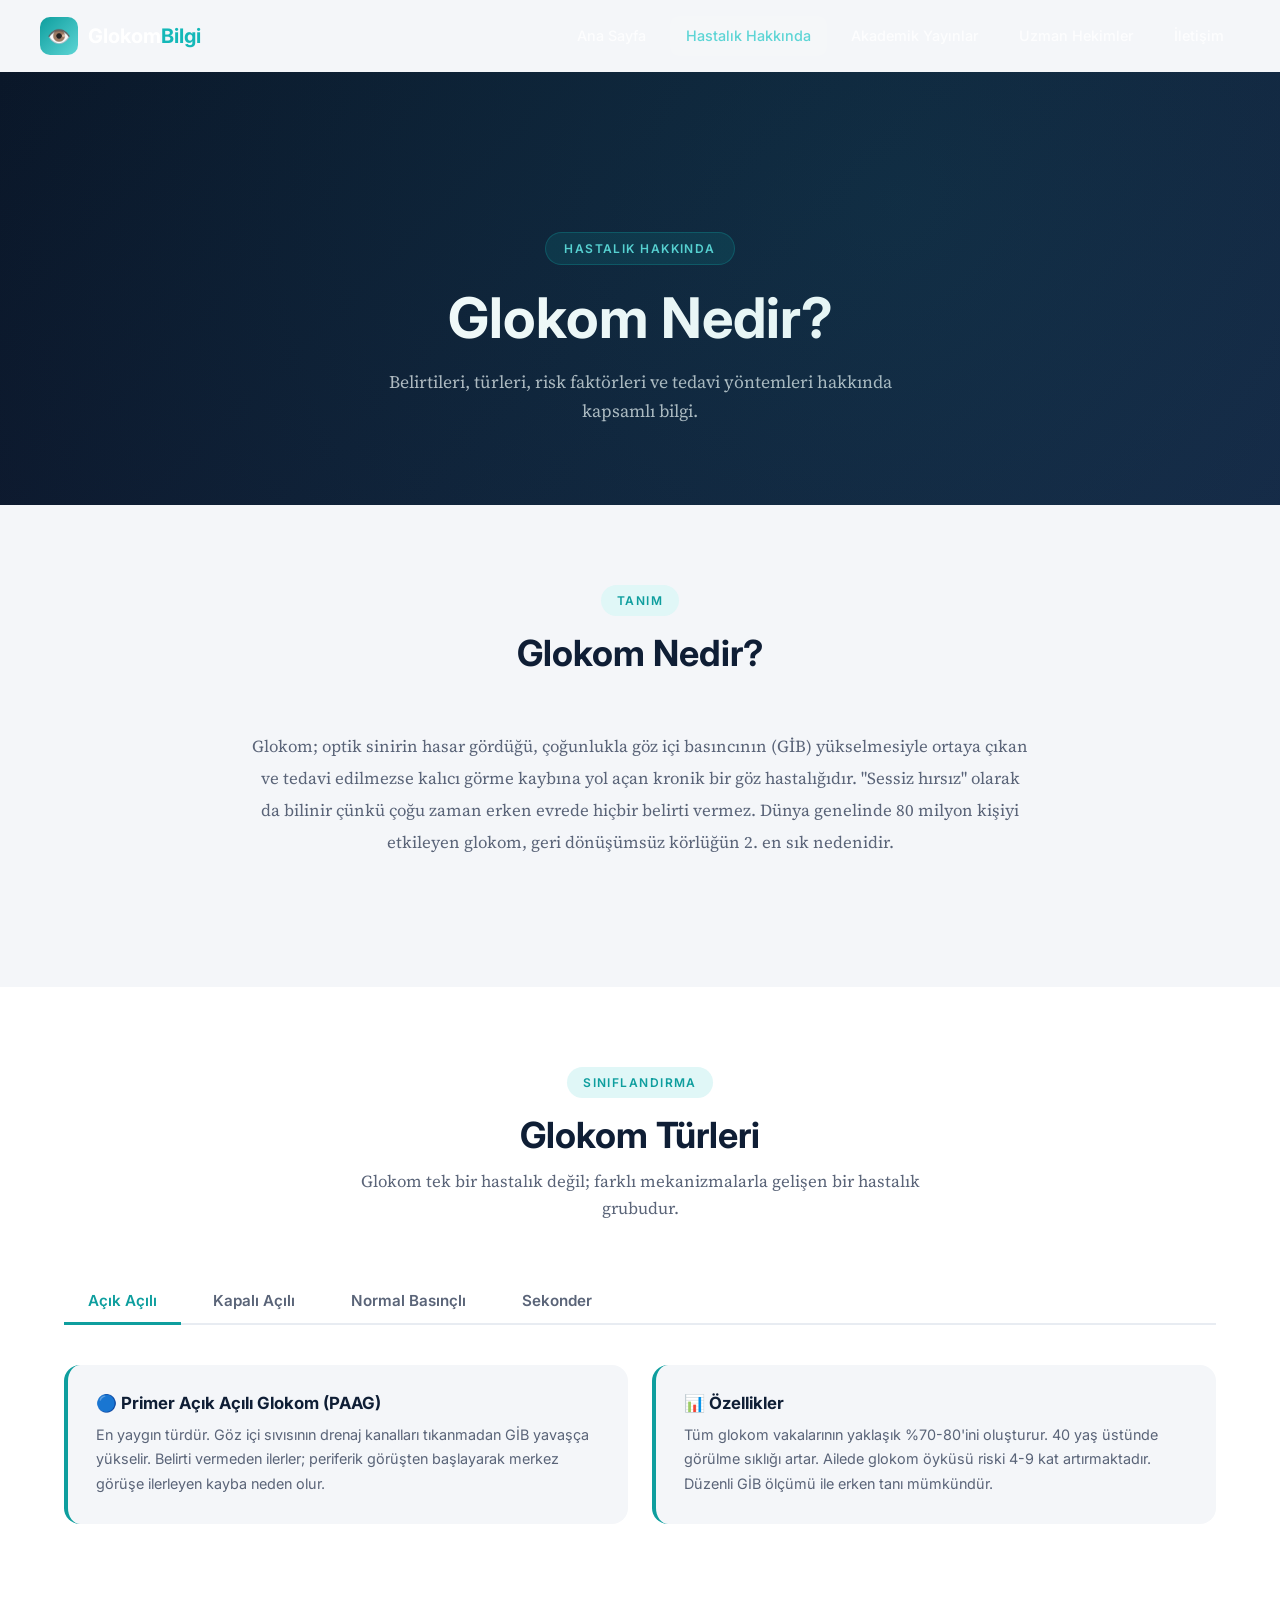
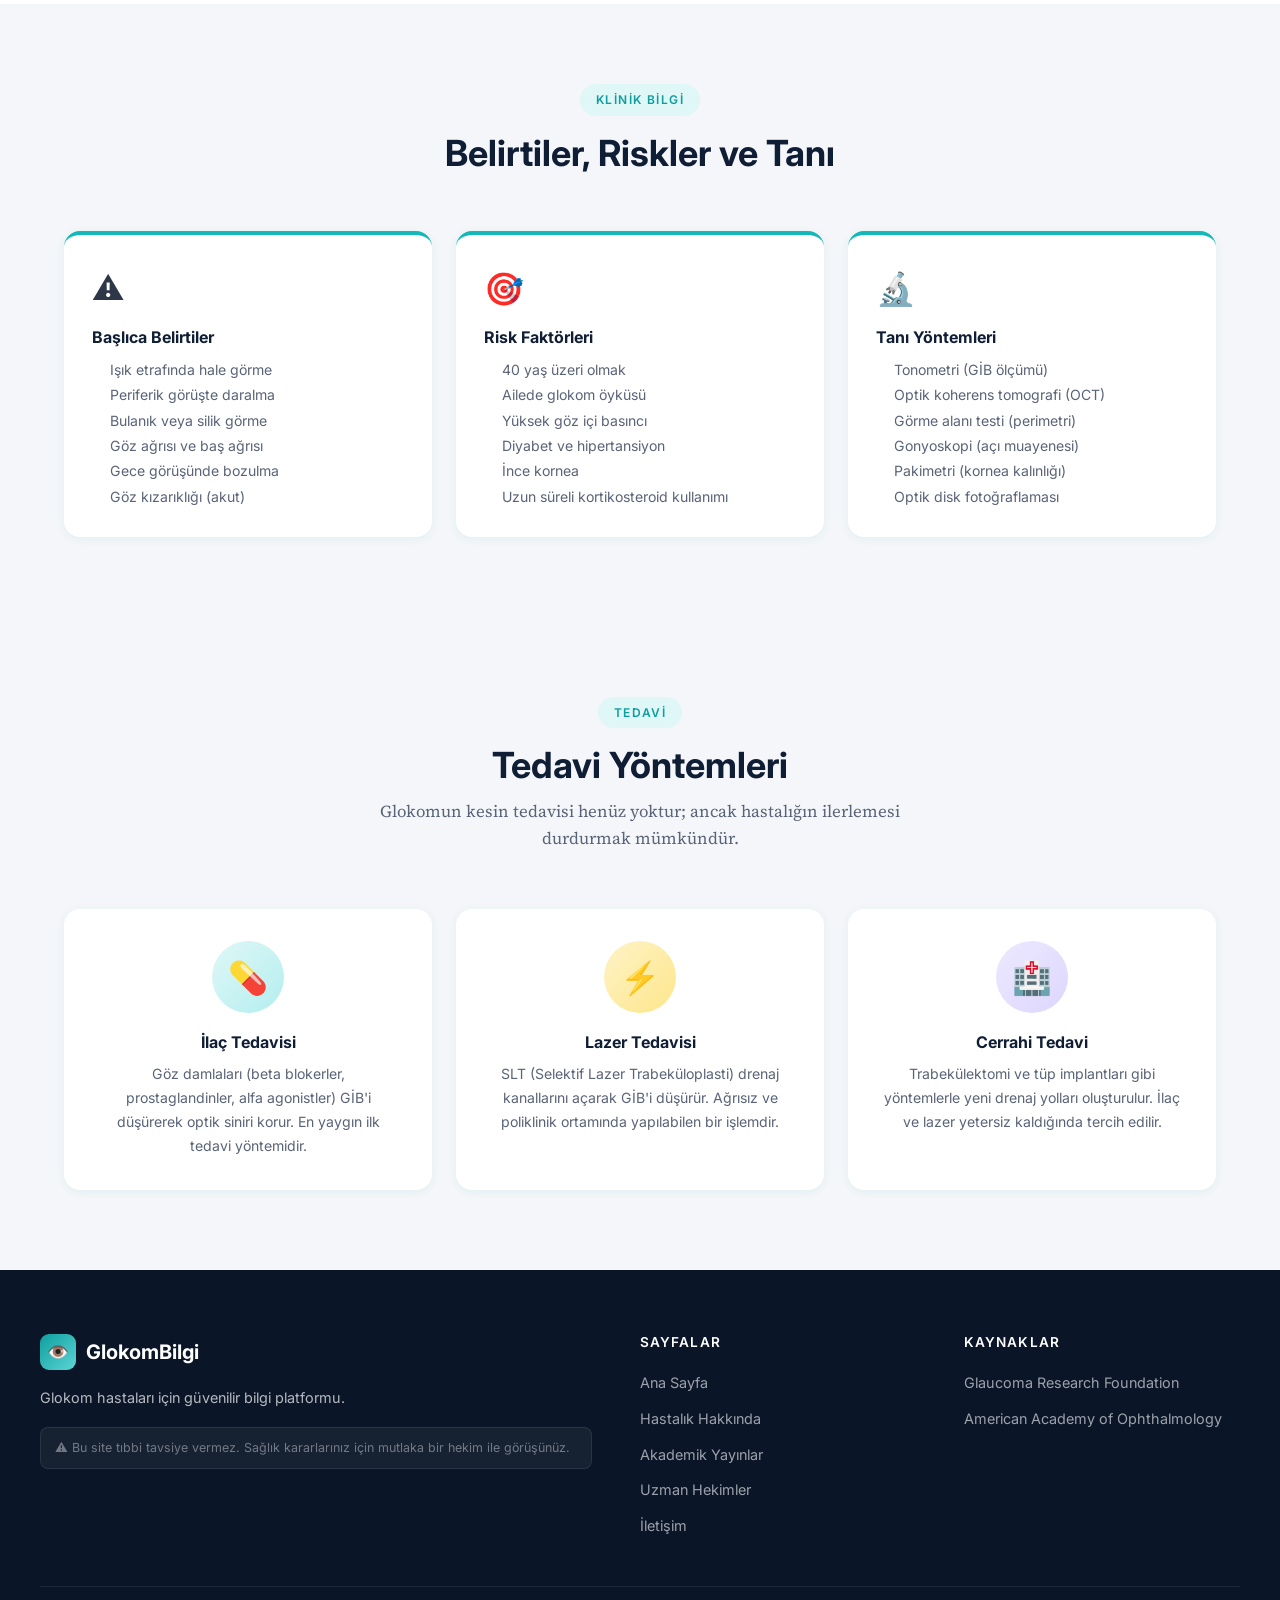
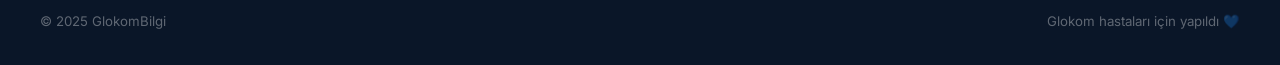
<file: hastalik.html>
<!DOCTYPE html>
<html lang="tr">
<head>
  <meta charset="UTF-8" />
  <meta name="viewport" content="width=device-width, initial-scale=1.0" />
  <title>Hastalık Hakkında — GlokomBilgi</title>
  <meta name="description" content="Glokom nedir, belirtileri nelerdir, türleri ve tedavi yöntemleri hakkında kapsamlı bilgi." />
  <link rel="stylesheet" href="css/style.css" />
  <style>
    body { padding-top: 72px; }

    .content-section { background: var(--white); padding: 80px 0; }
    .content-section:nth-child(even) { background: var(--gray-100); }

    /* Tabs */
    .tabs-wrap { background: var(--white); padding: 80px 0; }
    .tab-nav {
      display: flex; gap: 8px; margin-bottom: 40px;
      border-bottom: 2px solid var(--gray-200); padding-bottom: 0;
      flex-wrap: wrap;
    }
    .tab-btn {
      padding: 12px 24px; border: none; background: none; cursor: pointer;
      font-family: var(--font-sans); font-size: 0.95rem; font-weight: 600;
      color: var(--gray-600); border-bottom: 3px solid transparent;
      margin-bottom: -2px; transition: var(--transition); border-radius: 0;
    }
    .tab-btn:hover { color: var(--teal-500); }
    .tab-btn.active { color: var(--teal-500); border-bottom-color: var(--teal-500); }

    .tab-panel { display: none; }
    .tab-panel.active { display: block; }

    .type-grid { display: grid; grid-template-columns: repeat(2,1fr); gap: 24px; }
    .type-card {
      background: var(--gray-100); border-radius: var(--radius-md);
      padding: 28px; border-left: 4px solid var(--teal-500);
    }
    .type-card h4 { color: var(--navy-800); margin-bottom: 10px; font-size: 1.05rem; }
    .type-card p  { color: var(--gray-600); font-size: 0.9rem; line-height: 1.7; }

    /* Info blocks */
    .info-grid { display: grid; grid-template-columns: repeat(3,1fr); gap: 24px; }
    .info-card {
      background: var(--white); border-radius: var(--radius-md);
      padding: 28px; box-shadow: var(--shadow-sm);
      border-top: 4px solid var(--teal-400);
    }
    .info-card .ic-icon { font-size: 2rem; margin-bottom: 14px; }
    .info-card h4 { color: var(--navy-800); margin-bottom: 10px; }
    .info-card ul { padding-left: 18px; }
    .info-card ul li { color: var(--gray-600); font-size: 0.88rem; line-height: 1.8; }

    /* Treatment cards */
    .treatment-grid { display: grid; grid-template-columns: repeat(3,1fr); gap: 24px; }
    .treatment-card {
      background: var(--white); border-radius: var(--radius-md);
      padding: 32px; box-shadow: var(--shadow-sm); text-align: center;
      transition: var(--transition);
    }
    .treatment-card:hover { transform: translateY(-4px); box-shadow: var(--shadow-md); }
    .treatment-card .t-icon {
      width: 72px; height: 72px; border-radius: 50%;
      display: flex; align-items: center; justify-content: center;
      font-size: 2rem; margin: 0 auto 20px;
    }
    .treatment-card h4 { color: var(--navy-800); margin-bottom: 10px; }
    .treatment-card p  { color: var(--gray-600); font-size: 0.88rem; line-height: 1.7; }

    /* Intro text */
    .intro-text {
      max-width: 780px; margin: 0 auto 48px;
      font-family: var(--font-serif); font-size: 1.05rem;
      color: var(--gray-600); line-height: 1.9; text-align: center;
    }

    @media(max-width:768px) {
      .type-grid, .info-grid, .treatment-grid { grid-template-columns: 1fr; }
    }
  </style>
</head>
<body>

  <nav class="navbar scrolled">
    <div class="nav-inner">
      <a href="index.html" class="nav-logo">
        <div class="logo-icon">👁️</div>
        <div class="logo-text">Glokom<span>Bilgi</span></div>
      </a>
      <div class="nav-links">
        <a href="index.html">Ana Sayfa</a>
        <a href="hastalik.html" class="active">Hastalık Hakkında</a>
        <a href="yayinlar.html">Akademik Yayınlar</a>
        <a href="hekimler.html">Uzman Hekimler</a>
        <a href="iletisim.html">İletişim</a>
      </div>
      <button class="hamburger" id="hamburger"><span></span><span></span><span></span></button>
    </div>
  </nav>
  <div class="mobile-menu" id="mobileMenu">
    <a href="index.html">🏠 Ana Sayfa</a>
    <a href="hastalik.html">🔬 Hastalık Hakkında</a>
    <a href="yayinlar.html">📚 Akademik Yayınlar</a>
    <a href="hekimler.html">👨‍⚕️ Uzman Hekimler</a>
    <a href="iletisim.html">📬 İletişim</a>
  </div>

  <div class="page-hero">
    <span class="eyebrow">Hastalık Hakkında</span>
    <h1>Glokom Nedir?</h1>
    <p>Belirtileri, türleri, risk faktörleri ve tedavi yöntemleri hakkında kapsamlı bilgi.</p>
  </div>

  <!-- Nedir -->
  <section class="content-section">
    <div class="container">
      <div class="section-header fade-up">
        <span class="eyebrow">Tanım</span>
        <h2>Glokom Nedir?</h2>
      </div>
      <p class="intro-text fade-up">
        Glokom; optik sinirin hasar gördüğü, çoğunlukla göz içi basıncının (GİB) yükselmesiyle ortaya çıkan ve tedavi edilmezse kalıcı görme kaybına yol açan kronik bir göz hastalığıdır. "Sessiz hırsız" olarak da bilinir çünkü çoğu zaman erken evrede hiçbir belirti vermez. Dünya genelinde 80 milyon kişiyi etkileyen glokom, geri dönüşümsüz körlüğün 2. en sık nedenidir.
      </p>
    </div>
  </section>

  <!-- Türler -->
  <section class="tabs-wrap">
    <div class="container">
      <div class="section-header fade-up">
        <span class="eyebrow">Sınıflandırma</span>
        <h2>Glokom Türleri</h2>
        <p>Glokom tek bir hastalık değil; farklı mekanizmalarla gelişen bir hastalık grubudur.</p>
      </div>
      <nav class="tab-nav">
        <button class="tab-btn active" data-tab="tab-acik">Açık Açılı</button>
        <button class="tab-btn" data-tab="tab-kapali">Kapalı Açılı</button>
        <button class="tab-btn" data-tab="tab-normal">Normal Basınçlı</button>
        <button class="tab-btn" data-tab="tab-sekonder">Sekonder</button>
      </nav>

      <div id="tab-acik" class="tab-panel active fade-up">
        <div class="type-grid">
          <div class="type-card">
            <h4>🔵 Primer Açık Açılı Glokom (PAAG)</h4>
            <p>En yaygın türdür. Göz içi sıvısının drenaj kanalları tıkanmadan GİB yavaşça yükselir. Belirti vermeden ilerler; periferik görüşten başlayarak merkez görüşe ilerleyen kayba neden olur.</p>
          </div>
          <div class="type-card">
            <h4>📊 Özellikler</h4>
            <p>Tüm glokom vakalarının yaklaşık %70-80'ini oluşturur. 40 yaş üstünde görülme sıklığı artar. Ailede glokom öyküsü riski 4-9 kat artırmaktadır. Düzenli GİB ölçümü ile erken tanı mümkündür.</p>
          </div>
        </div>
      </div>

      <div id="tab-kapali" class="tab-panel fade-up">
        <div class="type-grid">
          <div class="type-card">
            <h4>🔴 Primer Kapalı Açılı Glokom</h4>
            <p>Ön segment açısının (iris ile kornea arası) daralması veya kapanması nedeniyle sıvı drenajı engellenir ve GİB ani yükselir. Akut krizler ani göz ağrısı, bulantı ve görme kaybı ile karakterizedir.</p>
          </div>
          <div class="type-card">
            <h4>⚠️ Akut Kriz Belirtileri</h4>
            <p>Şiddetli göz ağrısı, baş ağrısı, bulantı-kusma, kırmızı göz, ışık etrafında hale görme, bulanık görme. <strong>Tıbbi acil durumdur, derhal müdahale gerektirir.</strong></p>
          </div>
        </div>
      </div>

      <div id="tab-normal" class="tab-panel fade-up">
        <div class="type-grid">
          <div class="type-card">
            <h4>🟡 Normal Basınçlı Glokom</h4>
            <p>GİB normal sınırlarda (≤21 mmHg) olmasına rağmen optik sinir hasarı ve görme alanı kaybı gelişir. Vasküler faktörler, uyku apnesi ve düşük kan basıncı rol oynayabilir.</p>
          </div>
          <div class="type-card">
            <h4>🔍 Tanı Zorluğu</h4>
            <p>GİB normal olduğundan gözden kaçabilir. Optik sinirin OCT ile detaylı incelenmesi ve görme alanı testleri tanı için kritik öneme sahiptir. Kadın hastalarda daha sık görülür.</p>
          </div>
        </div>
      </div>

      <div id="tab-sekonder" class="tab-panel fade-up">
        <div class="type-grid">
          <div class="type-card">
            <h4>🟠 Sekonder Glokom</h4>
            <p>Başka bir göz hastalığı veya sistemik durumun sonucunda gelişir: diyabetik retinopati, üveit, travma, uzun süreli kortikosteroid kullanımı veya pigment dispersiyon sendromu.</p>
          </div>
          <div class="type-card">
            <h4>👶 Konjenital Glokom</h4>
            <p>Doğumda veya erken çocukluk döneminde görülür. Gözlerin anormal büyük görünmesi (buphthalmos), ışık hassasiyeti ve aşırı gözyaşı başlıca belirtilerdir. Cerrahi tedavi gerektirir.</p>
          </div>
        </div>
      </div>
    </div>
  </section>

  <!-- Belirtiler & Riskler & Tanı -->
  <section class="content-section">
    <div class="container">
      <div class="section-header fade-up">
        <span class="eyebrow">Klinik Bilgi</span>
        <h2>Belirtiler, Riskler ve Tanı</h2>
      </div>
      <div class="info-grid">
        <div class="info-card fade-up">
          <div class="ic-icon">⚠️</div>
          <h4>Başlıca Belirtiler</h4>
          <ul>
            <li>Işık etrafında hale görme</li>
            <li>Periferik görüşte daralma</li>
            <li>Bulanık veya silik görme</li>
            <li>Göz ağrısı ve baş ağrısı</li>
            <li>Gece görüşünde bozulma</li>
            <li>Göz kızarıklığı (akut)</li>
          </ul>
        </div>
        <div class="info-card fade-up">
          <div class="ic-icon">🎯</div>
          <h4>Risk Faktörleri</h4>
          <ul>
            <li>40 yaş üzeri olmak</li>
            <li>Ailede glokom öyküsü</li>
            <li>Yüksek göz içi basıncı</li>
            <li>Diyabet ve hipertansiyon</li>
            <li>İnce kornea</li>
            <li>Uzun süreli kortikosteroid kullanımı</li>
          </ul>
        </div>
        <div class="info-card fade-up">
          <div class="ic-icon">🔬</div>
          <h4>Tanı Yöntemleri</h4>
          <ul>
            <li>Tonometri (GİB ölçümü)</li>
            <li>Optik koherens tomografi (OCT)</li>
            <li>Görme alanı testi (perimetri)</li>
            <li>Gonyoskopi (açı muayenesi)</li>
            <li>Pakimetri (kornea kalınlığı)</li>
            <li>Optik disk fotoğraflaması</li>
          </ul>
        </div>
      </div>
    </div>
  </section>

  <!-- Tedavi -->
  <section style="background:var(--gray-100); padding:80px 0;">
    <div class="container">
      <div class="section-header fade-up">
        <span class="eyebrow">Tedavi</span>
        <h2>Tedavi Yöntemleri</h2>
        <p>Glokomun kesin tedavisi henüz yoktur; ancak hastalığın ilerlemesi durdurmak mümkündür.</p>
      </div>
      <div class="treatment-grid">
        <div class="treatment-card fade-up">
          <div class="t-icon" style="background:linear-gradient(135deg,#e0f7f7,#b3eeee)">💊</div>
          <h4>İlaç Tedavisi</h4>
          <p>Göz damlaları (beta blokerler, prostaglandinler, alfa agonistler) GİB'i düşürerek optik siniri korur. En yaygın ilk tedavi yöntemidir.</p>
        </div>
        <div class="treatment-card fade-up">
          <div class="t-icon" style="background:linear-gradient(135deg,#fef3c7,#fde68a)">⚡</div>
          <h4>Lazer Tedavisi</h4>
          <p>SLT (Selektif Lazer Trabeküloplasti) drenaj kanallarını açarak GİB'i düşürür. Ağrısız ve poliklinik ortamında yapılabilen bir işlemdir.</p>
        </div>
        <div class="treatment-card fade-up">
          <div class="t-icon" style="background:linear-gradient(135deg,#ede9fe,#ddd6fe)">🏥</div>
          <h4>Cerrahi Tedavi</h4>
          <p>Trabekülektomi ve tüp implantları gibi yöntemlerle yeni drenaj yolları oluşturulur. İlaç ve lazer yetersiz kaldığında tercih edilir.</p>
        </div>
      </div>
    </div>
  </section>

  <footer>
    <div class="footer-inner">
      <div class="footer-grid">
        <div class="footer-brand">
          <div class="logo-text"><div class="logo-icon">👁️</div>GlokomBilgi</div>
          <p>Glokom hastaları için güvenilir bilgi platformu.</p>
          <div class="footer-disclaimer">⚠️ Bu site tıbbi tavsiye vermez. Sağlık kararlarınız için mutlaka bir hekim ile görüşünüz.</div>
        </div>
        <div class="footer-col">
          <h4>Sayfalar</h4>
          <ul>
            <li><a href="index.html">Ana Sayfa</a></li>
            <li><a href="hastalik.html">Hastalık Hakkında</a></li>
            <li><a href="yayinlar.html">Akademik Yayınlar</a></li>
            <li><a href="hekimler.html">Uzman Hekimler</a></li>
            <li><a href="iletisim.html">İletişim</a></li>
          </ul>
        </div>
        <div class="footer-col">
          <h4>Kaynaklar</h4>
          <ul>
            <li><a href="https://www.glaucoma.org" target="_blank">Glaucoma Research Foundation</a></li>
            <li><a href="https://www.aao.org" target="_blank">American Academy of Ophthalmology</a></li>
          </ul>
        </div>
      </div>
      <div class="footer-bottom">
        <span>© 2025 GlokomBilgi</span>
        <span>Glokom hastaları için yapıldı 💙</span>
      </div>
    </div>
  </footer>

  <script src="js/main.js"></script>
</body>
</html>
</file>
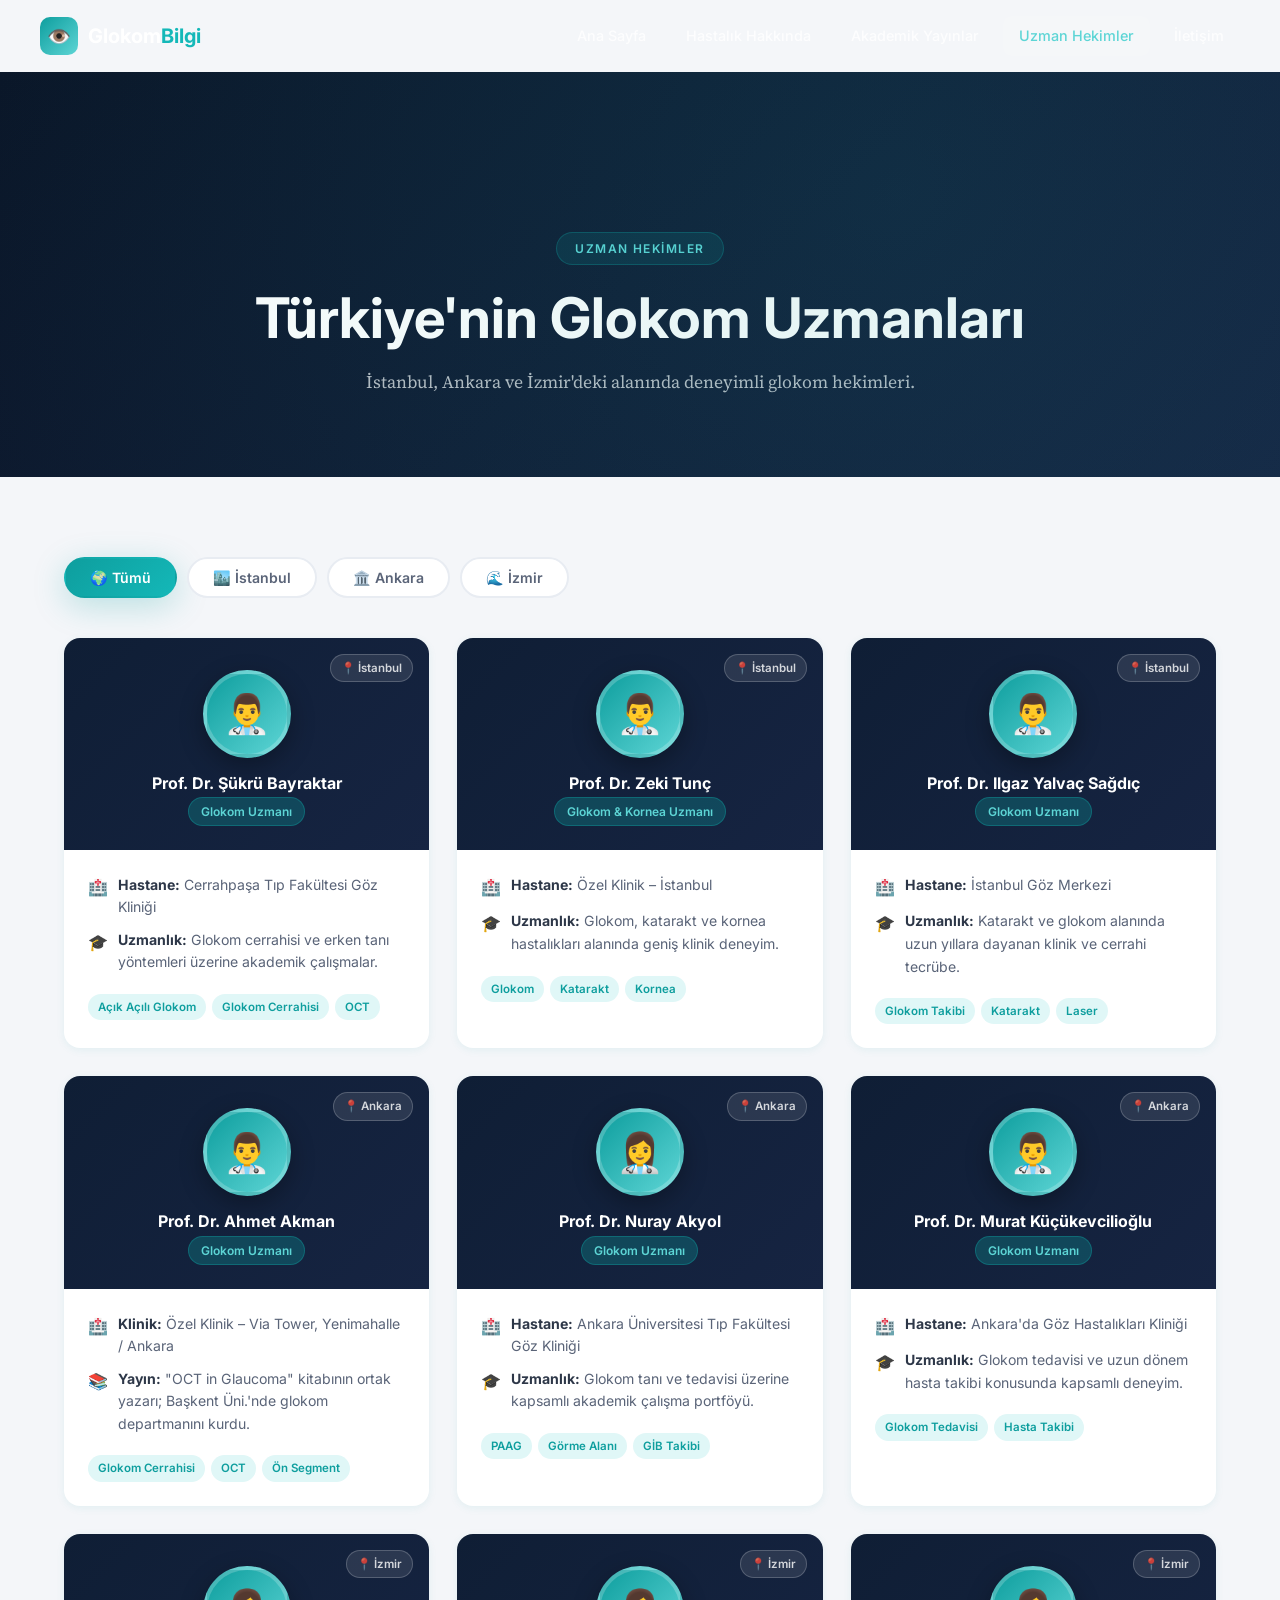
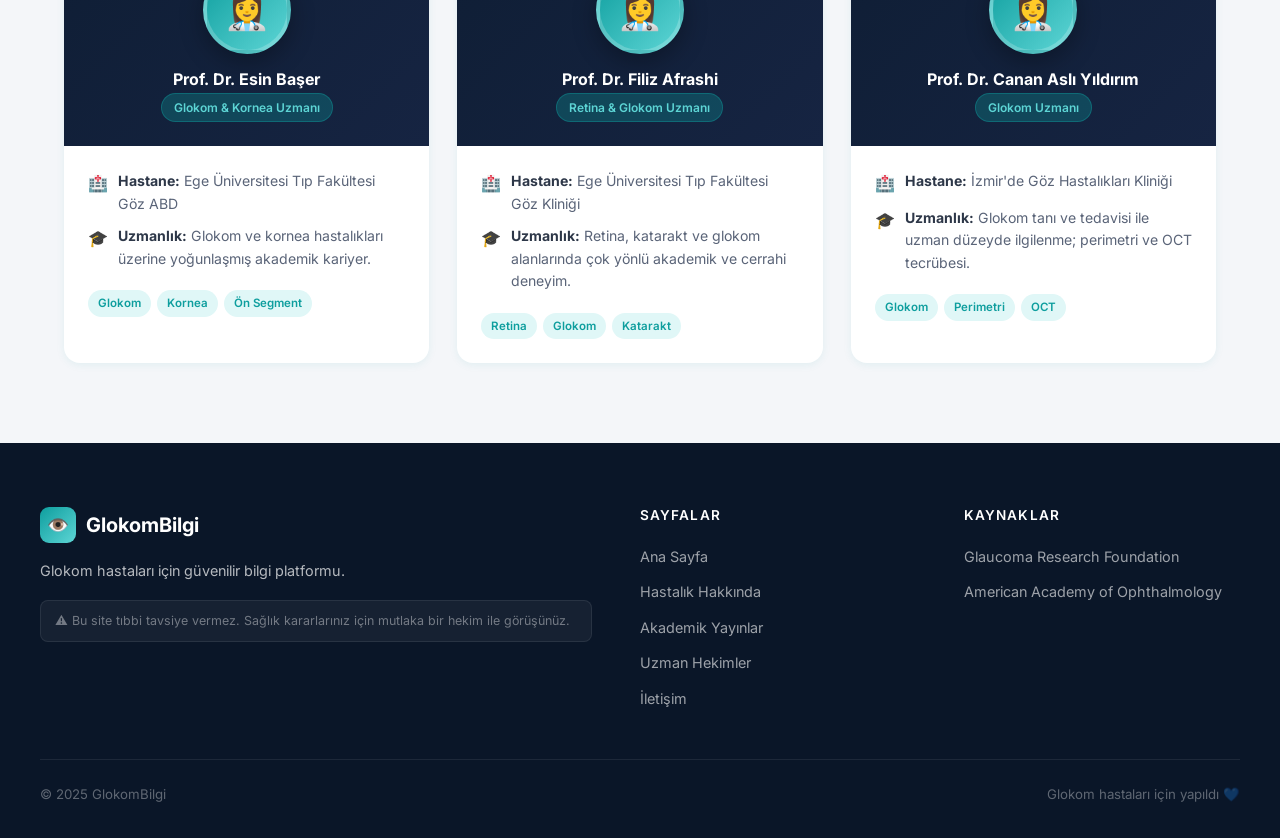
<file: hekimler.html>
<!DOCTYPE html>
<html lang="tr">
<head>
  <meta charset="UTF-8" />
  <meta name="viewport" content="width=device-width, initial-scale=1.0" />
  <title>Uzman Hekimler — GlokomBilgi</title>
  <meta name="description" content="Türkiye'nin önde gelen glokom uzmanları — İstanbul, Ankara ve İzmir'deki alanında deneyimli hekimler." />
  <link rel="stylesheet" href="css/style.css" />
  <style>
    body { padding-top: 72px; }
    .doctors-section { padding: 80px 0; background: var(--gray-100); }

    /* Filter */
    .filter-row {
      display: flex; gap: 10px; margin-bottom: 40px; flex-wrap: wrap;
    }
    .filter-btn {
      padding: 10px 24px; border: 2px solid var(--gray-200);
      border-radius: 999px; cursor: pointer; font-family: var(--font-sans);
      font-size: 0.88rem; font-weight: 600; color: var(--gray-600);
      background: var(--white); transition: var(--transition);
    }
    .filter-btn:hover { border-color: var(--teal-400); color: var(--teal-500); }
    .filter-btn.active {
      background: linear-gradient(135deg, var(--teal-500), var(--teal-400));
      border-color: transparent; color: var(--white);
      box-shadow: var(--shadow-teal);
    }

    /* Doctor Grid */
    .doctor-grid {
      display: grid; grid-template-columns: repeat(3, 1fr); gap: 28px;
    }

    .doctor-card {
      background: var(--white); border-radius: var(--radius-md);
      overflow: hidden; box-shadow: var(--shadow-sm);
      transition: var(--transition);
    }
    .doctor-card:hover { transform: translateY(-6px); box-shadow: var(--shadow-md); }

    .doctor-header {
      background: linear-gradient(135deg, var(--navy-800), var(--navy-700));
      padding: 32px 24px 24px; text-align: center; position: relative;
    }

    .doctor-avatar {
      width: 88px; height: 88px; border-radius: 50%;
      background: linear-gradient(135deg, var(--teal-500), var(--teal-300));
      display: flex; align-items: center; justify-content: center;
      font-size: 2.4rem; margin: 0 auto 16px;
      border: 4px solid rgba(255,255,255,0.2);
      box-shadow: 0 8px 24px rgba(0,0,0,0.3);
    }

    .doctor-header h3 {
      color: var(--white); font-size: 1rem; margin-bottom: 4px;
    }
    .doctor-header .title-badge {
      display: inline-block; background: rgba(14,158,158,0.3);
      border: 1px solid rgba(14,158,158,0.4);
      color: var(--teal-300); font-size: 0.75rem; font-weight: 600;
      padding: 4px 12px; border-radius: 999px;
    }

    .city-tag {
      position: absolute; top: 16px; right: 16px;
      background: rgba(255,255,255,0.1); border: 1px solid rgba(255,255,255,0.2);
      color: rgba(255,255,255,0.8); font-size: 0.72rem; font-weight: 600;
      padding: 4px 10px; border-radius: 999px;
    }

    .doctor-body { padding: 24px; }

    .doctor-info { display: flex; flex-direction: column; gap: 10px; margin-bottom: 20px; }
    .doc-info-row {
      display: flex; align-items: flex-start; gap: 10px;
      font-size: 0.88rem; color: var(--gray-600);
    }
    .doc-info-row .icon { font-size: 1rem; flex-shrink: 0; margin-top: 1px; }
    .doc-info-row strong { color: var(--gray-800); }

    .specialty-tags { display: flex; flex-wrap: wrap; gap: 6px; }
    .spec-tag {
      background: var(--teal-100); color: var(--teal-500);
      font-size: 0.72rem; font-weight: 600; padding: 4px 10px;
      border-radius: 999px;
    }

    @media(max-width:1024px) { .doctor-grid { grid-template-columns: repeat(2,1fr); } }
    @media(max-width:640px)  { .doctor-grid { grid-template-columns: 1fr; } }
  </style>
</head>
<body>

  <nav class="navbar scrolled">
    <div class="nav-inner">
      <a href="index.html" class="nav-logo">
        <div class="logo-icon">👁️</div>
        <div class="logo-text">Glokom<span>Bilgi</span></div>
      </a>
      <div class="nav-links">
        <a href="index.html">Ana Sayfa</a>
        <a href="hastalik.html">Hastalık Hakkında</a>
        <a href="yayinlar.html">Akademik Yayınlar</a>
        <a href="hekimler.html" class="active">Uzman Hekimler</a>
        <a href="iletisim.html">İletişim</a>
      </div>
      <button class="hamburger" id="hamburger"><span></span><span></span><span></span></button>
    </div>
  </nav>
  <div class="mobile-menu" id="mobileMenu">
    <a href="index.html">🏠 Ana Sayfa</a>
    <a href="hastalik.html">🔬 Hastalık Hakkında</a>
    <a href="yayinlar.html">📚 Akademik Yayınlar</a>
    <a href="hekimler.html">👨‍⚕️ Uzman Hekimler</a>
    <a href="iletisim.html">📬 İletişim</a>
  </div>

  <div class="page-hero">
    <span class="eyebrow">Uzman Hekimler</span>
    <h1>Türkiye'nin Glokom Uzmanları</h1>
    <p>İstanbul, Ankara ve İzmir'deki alanında deneyimli glokom hekimleri.</p>
  </div>

  <section class="doctors-section">
    <div class="container">

      <div class="filter-row">
        <button class="filter-btn active" data-city="all">🌍 Tümü</button>
        <button class="filter-btn" data-city="istanbul">🏙️ İstanbul</button>
        <button class="filter-btn" data-city="ankara">🏛️ Ankara</button>
        <button class="filter-btn" data-city="izmir">🌊 İzmir</button>
      </div>

      <div class="doctor-grid">

        <!-- İSTANBUL -->
        <div class="doctor-card fade-up" data-city="istanbul">
          <div class="doctor-header">
            <span class="city-tag">📍 İstanbul</span>
            <div class="doctor-avatar">👨‍⚕️</div>
            <h3>Prof. Dr. Şükrü Bayraktar</h3>
            <span class="title-badge">Glokom Uzmanı</span>
          </div>
          <div class="doctor-body">
            <div class="doctor-info">
              <div class="doc-info-row">
                <span class="icon">🏥</span>
                <span><strong>Hastane:</strong> Cerrahpaşa Tıp Fakültesi Göz Kliniği</span>
              </div>
              <div class="doc-info-row">
                <span class="icon">🎓</span>
                <span><strong>Uzmanlık:</strong> Glokom cerrahisi ve erken tanı yöntemleri üzerine akademik çalışmalar.</span>
              </div>
            </div>
            <div class="specialty-tags">
              <span class="spec-tag">Açık Açılı Glokom</span>
              <span class="spec-tag">Glokom Cerrahisi</span>
              <span class="spec-tag">OCT</span>
            </div>
          </div>
        </div>

        <div class="doctor-card fade-up" data-city="istanbul">
          <div class="doctor-header">
            <span class="city-tag">📍 İstanbul</span>
            <div class="doctor-avatar">👨‍⚕️</div>
            <h3>Prof. Dr. Zeki Tunç</h3>
            <span class="title-badge">Glokom & Kornea Uzmanı</span>
          </div>
          <div class="doctor-body">
            <div class="doctor-info">
              <div class="doc-info-row">
                <span class="icon">🏥</span>
                <span><strong>Hastane:</strong> Özel Klinik – İstanbul</span>
              </div>
              <div class="doc-info-row">
                <span class="icon">🎓</span>
                <span><strong>Uzmanlık:</strong> Glokom, katarakt ve kornea hastalıkları alanında geniş klinik deneyim.</span>
              </div>
            </div>
            <div class="specialty-tags">
              <span class="spec-tag">Glokom</span>
              <span class="spec-tag">Katarakt</span>
              <span class="spec-tag">Kornea</span>
            </div>
          </div>
        </div>

        <div class="doctor-card fade-up" data-city="istanbul">
          <div class="doctor-header">
            <span class="city-tag">📍 İstanbul</span>
            <div class="doctor-avatar">👨‍⚕️</div>
            <h3>Prof. Dr. Ilgaz Yalvaç Sağdıç</h3>
            <span class="title-badge">Glokom Uzmanı</span>
          </div>
          <div class="doctor-body">
            <div class="doctor-info">
              <div class="doc-info-row">
                <span class="icon">🏥</span>
                <span><strong>Hastane:</strong> İstanbul Göz Merkezi</span>
              </div>
              <div class="doc-info-row">
                <span class="icon">🎓</span>
                <span><strong>Uzmanlık:</strong> Katarakt ve glokom alanında uzun yıllara dayanan klinik ve cerrahi tecrübe.</span>
              </div>
            </div>
            <div class="specialty-tags">
              <span class="spec-tag">Glokom Takibi</span>
              <span class="spec-tag">Katarakt</span>
              <span class="spec-tag">Laser</span>
            </div>
          </div>
        </div>

        <!-- ANKARA -->
        <div class="doctor-card fade-up" data-city="ankara">
          <div class="doctor-header">
            <span class="city-tag">📍 Ankara</span>
            <div class="doctor-avatar">👨‍⚕️</div>
            <h3>Prof. Dr. Ahmet Akman</h3>
            <span class="title-badge">Glokom Uzmanı</span>
          </div>
          <div class="doctor-body">
            <div class="doctor-info">
              <div class="doc-info-row">
                <span class="icon">🏥</span>
                <span><strong>Klinik:</strong> Özel Klinik – Via Tower, Yenimahalle / Ankara</span>
              </div>
              <div class="doc-info-row">
                <span class="icon">📚</span>
                <span><strong>Yayın:</strong> "OCT in Glaucoma" kitabının ortak yazarı; Başkent Üni.'nde glokom departmanını kurdu.</span>
              </div>
            </div>
            <div class="specialty-tags">
              <span class="spec-tag">Glokom Cerrahisi</span>
              <span class="spec-tag">OCT</span>
              <span class="spec-tag">Ön Segment</span>
            </div>
          </div>
        </div>

        <div class="doctor-card fade-up" data-city="ankara">
          <div class="doctor-header">
            <span class="city-tag">📍 Ankara</span>
            <div class="doctor-avatar">👩‍⚕️</div>
            <h3>Prof. Dr. Nuray Akyol</h3>
            <span class="title-badge">Glokom Uzmanı</span>
          </div>
          <div class="doctor-body">
            <div class="doctor-info">
              <div class="doc-info-row">
                <span class="icon">🏥</span>
                <span><strong>Hastane:</strong> Ankara Üniversitesi Tıp Fakültesi Göz Kliniği</span>
              </div>
              <div class="doc-info-row">
                <span class="icon">🎓</span>
                <span><strong>Uzmanlık:</strong> Glokom tanı ve tedavisi üzerine kapsamlı akademik çalışma portföyü.</span>
              </div>
            </div>
            <div class="specialty-tags">
              <span class="spec-tag">PAAG</span>
              <span class="spec-tag">Görme Alanı</span>
              <span class="spec-tag">GİB Takibi</span>
            </div>
          </div>
        </div>

        <div class="doctor-card fade-up" data-city="ankara">
          <div class="doctor-header">
            <span class="city-tag">📍 Ankara</span>
            <div class="doctor-avatar">👨‍⚕️</div>
            <h3>Prof. Dr. Murat Küçükevcilioğlu</h3>
            <span class="title-badge">Glokom Uzmanı</span>
          </div>
          <div class="doctor-body">
            <div class="doctor-info">
              <div class="doc-info-row">
                <span class="icon">🏥</span>
                <span><strong>Hastane:</strong> Ankara'da Göz Hastalıkları Kliniği</span>
              </div>
              <div class="doc-info-row">
                <span class="icon">🎓</span>
                <span><strong>Uzmanlık:</strong> Glokom tedavisi ve uzun dönem hasta takibi konusunda kapsamlı deneyim.</span>
              </div>
            </div>
            <div class="specialty-tags">
              <span class="spec-tag">Glokom Tedavisi</span>
              <span class="spec-tag">Hasta Takibi</span>
            </div>
          </div>
        </div>

        <!-- İZMİR -->
        <div class="doctor-card fade-up" data-city="izmir">
          <div class="doctor-header">
            <span class="city-tag">📍 İzmir</span>
            <div class="doctor-avatar">👩‍⚕️</div>
            <h3>Prof. Dr. Esin Başer</h3>
            <span class="title-badge">Glokom & Kornea Uzmanı</span>
          </div>
          <div class="doctor-body">
            <div class="doctor-info">
              <div class="doc-info-row">
                <span class="icon">🏥</span>
                <span><strong>Hastane:</strong> Ege Üniversitesi Tıp Fakültesi Göz ABD</span>
              </div>
              <div class="doc-info-row">
                <span class="icon">🎓</span>
                <span><strong>Uzmanlık:</strong> Glokom ve kornea hastalıkları üzerine yoğunlaşmış akademik kariyer.</span>
              </div>
            </div>
            <div class="specialty-tags">
              <span class="spec-tag">Glokom</span>
              <span class="spec-tag">Kornea</span>
              <span class="spec-tag">Ön Segment</span>
            </div>
          </div>
        </div>

        <div class="doctor-card fade-up" data-city="izmir">
          <div class="doctor-header">
            <span class="city-tag">📍 İzmir</span>
            <div class="doctor-avatar">👩‍⚕️</div>
            <h3>Prof. Dr. Filiz Afrashi</h3>
            <span class="title-badge">Retina & Glokom Uzmanı</span>
          </div>
          <div class="doctor-body">
            <div class="doctor-info">
              <div class="doc-info-row">
                <span class="icon">🏥</span>
                <span><strong>Hastane:</strong> Ege Üniversitesi Tıp Fakültesi Göz Kliniği</span>
              </div>
              <div class="doc-info-row">
                <span class="icon">🎓</span>
                <span><strong>Uzmanlık:</strong> Retina, katarakt ve glokom alanlarında çok yönlü akademik ve cerrahi deneyim.</span>
              </div>
            </div>
            <div class="specialty-tags">
              <span class="spec-tag">Retina</span>
              <span class="spec-tag">Glokom</span>
              <span class="spec-tag">Katarakt</span>
            </div>
          </div>
        </div>

        <div class="doctor-card fade-up" data-city="izmir">
          <div class="doctor-header">
            <span class="city-tag">📍 İzmir</span>
            <div class="doctor-avatar">👩‍⚕️</div>
            <h3>Prof. Dr. Canan Aslı Yıldırım</h3>
            <span class="title-badge">Glokom Uzmanı</span>
          </div>
          <div class="doctor-body">
            <div class="doctor-info">
              <div class="doc-info-row">
                <span class="icon">🏥</span>
                <span><strong>Hastane:</strong> İzmir'de Göz Hastalıkları Kliniği</span>
              </div>
              <div class="doc-info-row">
                <span class="icon">🎓</span>
                <span><strong>Uzmanlık:</strong> Glokom tanı ve tedavisi ile uzman düzeyde ilgilenme; perimetri ve OCT tecrübesi.</span>
              </div>
            </div>
            <div class="specialty-tags">
              <span class="spec-tag">Glokom</span>
              <span class="spec-tag">Perimetri</span>
              <span class="spec-tag">OCT</span>
            </div>
          </div>
        </div>

      </div>
    </div>
  </section>

  <footer>
    <div class="footer-inner">
      <div class="footer-grid">
        <div class="footer-brand">
          <div class="logo-text"><div class="logo-icon">👁️</div>GlokomBilgi</div>
          <p>Glokom hastaları için güvenilir bilgi platformu.</p>
          <div class="footer-disclaimer">⚠️ Bu site tıbbi tavsiye vermez. Sağlık kararlarınız için mutlaka bir hekim ile görüşünüz.</div>
        </div>
        <div class="footer-col">
          <h4>Sayfalar</h4>
          <ul>
            <li><a href="index.html">Ana Sayfa</a></li>
            <li><a href="hastalik.html">Hastalık Hakkında</a></li>
            <li><a href="yayinlar.html">Akademik Yayınlar</a></li>
            <li><a href="hekimler.html">Uzman Hekimler</a></li>
            <li><a href="iletisim.html">İletişim</a></li>
          </ul>
        </div>
        <div class="footer-col">
          <h4>Kaynaklar</h4>
          <ul>
            <li><a href="https://www.glaucoma.org" target="_blank">Glaucoma Research Foundation</a></li>
            <li><a href="https://www.aao.org" target="_blank">American Academy of Ophthalmology</a></li>
          </ul>
        </div>
      </div>
      <div class="footer-bottom">
        <span>© 2025 GlokomBilgi</span>
        <span>Glokom hastaları için yapıldı 💙</span>
      </div>
    </div>
  </footer>

  <script src="js/main.js"></script>
</body>
</html>
</file>
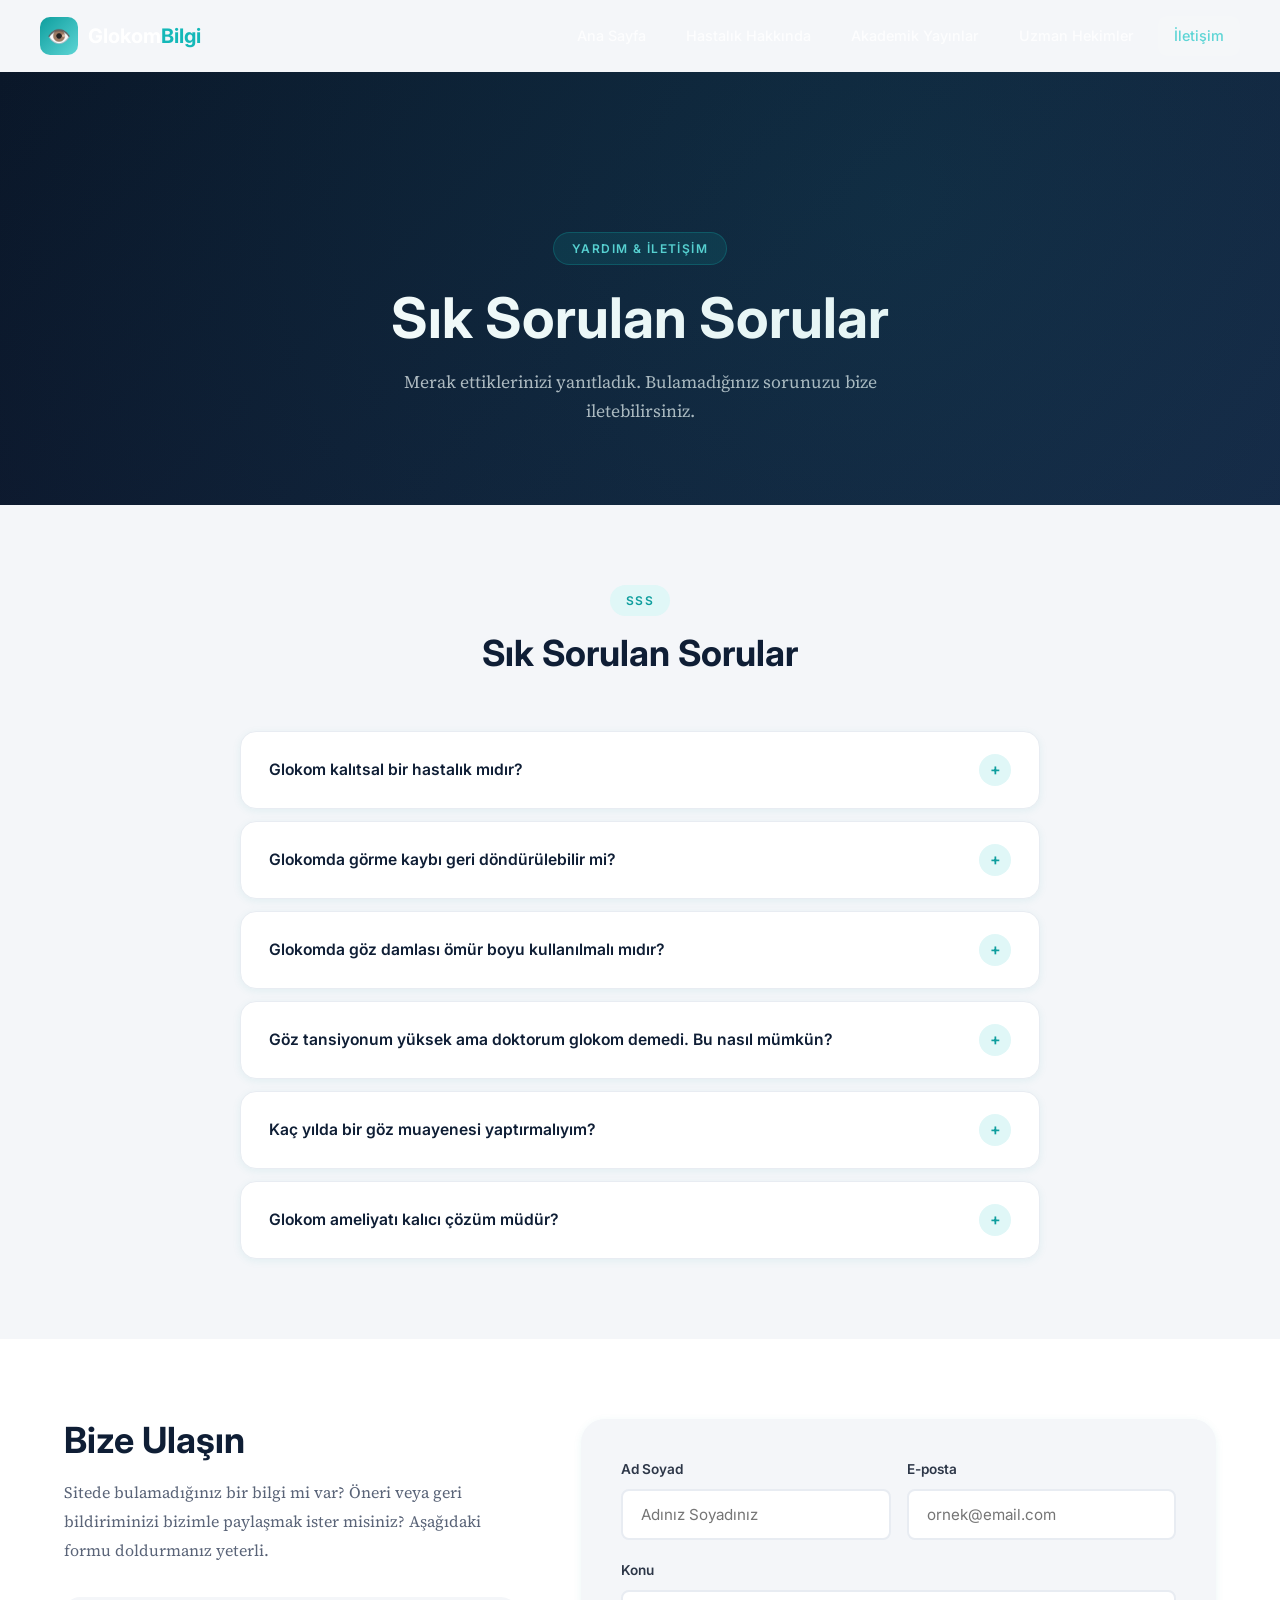
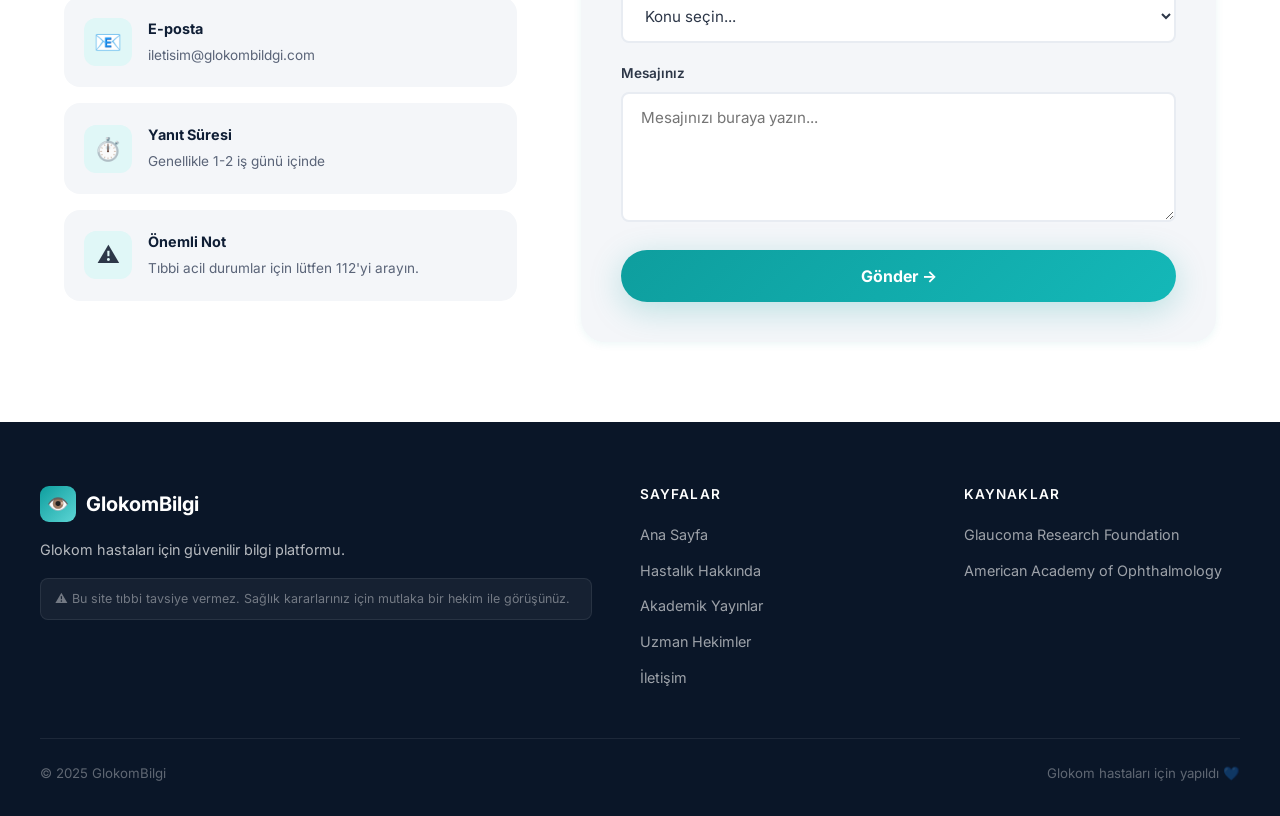
<file: iletisim.html>
<!DOCTYPE html>
<html lang="tr">
<head>
  <meta charset="UTF-8" />
  <meta name="viewport" content="width=device-width, initial-scale=1.0" />
  <title>İletişim & SSS — GlokomBilgi</title>
  <meta name="description" content="Glokom hakkında sık sorulan sorular ve bize ulaşmak için iletişim formu." />
  <link rel="stylesheet" href="css/style.css" />
  <style>
    body { padding-top: 72px; }

    .faq-section { background: var(--gray-100); padding: 80px 0; }
    .contact-section { background: var(--white); padding: 80px 0; }

    /* Accordion */
    .accordion { display: flex; flex-direction: column; gap: 12px; max-width: 800px; margin: 0 auto; }

    .accordion-item {
      background: var(--white); border-radius: var(--radius-md);
      box-shadow: var(--shadow-sm); overflow: hidden;
      border: 1px solid var(--gray-200); transition: var(--transition);
    }
    .accordion-item.open { box-shadow: var(--shadow-md); border-color: var(--teal-300); }

    .accordion-header {
      display: flex; align-items: center; justify-content: space-between;
      padding: 22px 28px; cursor: pointer;
      font-weight: 600; font-size: 0.98rem; color: var(--navy-800);
      user-select: none; gap: 16px;
    }

    .accordion-icon {
      width: 32px; height: 32px; border-radius: 50%;
      background: var(--teal-100); color: var(--teal-500);
      display: flex; align-items: center; justify-content: center;
      font-size: 1rem; flex-shrink: 0;
      transition: var(--transition);
    }
    .accordion-item.open .accordion-icon { background: var(--teal-500); color: var(--white); transform: rotate(45deg); }

    .accordion-body {
      max-height: 0; overflow: hidden; transition: max-height 0.4s ease, padding 0.3s ease;
      padding: 0 28px;
    }
    .accordion-item.open .accordion-body {
      max-height: 400px; padding: 0 28px 24px;
    }
    .accordion-body p {
      font-family: var(--font-serif); font-size: 0.95rem;
      color: var(--gray-600); line-height: 1.8;
    }

    /* Contact Form */
    .contact-grid {
      display: grid; grid-template-columns: 1fr 1.4fr; gap: 64px; align-items: start;
    }

    .contact-info h2 { color: var(--navy-800); margin-bottom: 16px; }
    .contact-info p  { font-family: var(--font-serif); color: var(--gray-600); line-height: 1.8; margin-bottom: 32px; }

    .contact-cards { display: flex; flex-direction: column; gap: 16px; }
    .contact-card {
      display: flex; align-items: center; gap: 16px;
      background: var(--gray-100); border-radius: var(--radius-md); padding: 20px;
    }
    .contact-card .cc-icon {
      width: 48px; height: 48px; border-radius: 12px;
      background: var(--teal-100); display: flex; align-items: center; justify-content: center;
      font-size: 1.4rem; flex-shrink: 0;
    }
    .contact-card strong { display: block; font-size: 0.9rem; color: var(--navy-800); margin-bottom: 2px; }
    .contact-card span  { font-size: 0.85rem; color: var(--gray-600); }

    /* Form */
    .form-card {
      background: var(--gray-100); border-radius: var(--radius-lg);
      padding: 40px; box-shadow: var(--shadow-sm);
    }

    .form-group { margin-bottom: 20px; }
    .form-group label {
      display: block; font-size: 0.85rem; font-weight: 600;
      color: var(--gray-800); margin-bottom: 8px;
    }
    .form-group input,
    .form-group textarea,
    .form-group select {
      width: 100%; padding: 14px 18px;
      border: 2px solid var(--gray-200); border-radius: var(--radius-sm);
      font-family: var(--font-sans); font-size: 0.95rem; color: var(--gray-800);
      background: var(--white); transition: var(--transition); outline: none;
    }
    .form-group input:focus,
    .form-group textarea:focus,
    .form-group select:focus {
      border-color: var(--teal-400);
      box-shadow: 0 0 0 4px rgba(14,158,158,0.1);
    }
    .form-group textarea { resize: vertical; min-height: 130px; }

    .form-row { display: grid; grid-template-columns: 1fr 1fr; gap: 16px; }

    .form-submit {
      width: 100%; padding: 16px;
      background: linear-gradient(135deg, var(--teal-500), var(--teal-400));
      color: var(--white); border: none; border-radius: 999px;
      font-family: var(--font-sans); font-size: 1rem; font-weight: 700;
      cursor: pointer; box-shadow: var(--shadow-teal); transition: var(--transition);
    }
    .form-submit:hover { transform: translateY(-2px); box-shadow: 0 12px 40px rgba(14,158,158,0.4); }

    @media(max-width:768px) {
      .contact-grid { grid-template-columns: 1fr; }
      .form-row { grid-template-columns: 1fr; }
    }
  </style>
</head>
<body>

  <nav class="navbar scrolled">
    <div class="nav-inner">
      <a href="index.html" class="nav-logo">
        <div class="logo-icon">👁️</div>
        <div class="logo-text">Glokom<span>Bilgi</span></div>
      </a>
      <div class="nav-links">
        <a href="index.html">Ana Sayfa</a>
        <a href="hastalik.html">Hastalık Hakkında</a>
        <a href="yayinlar.html">Akademik Yayınlar</a>
        <a href="hekimler.html">Uzman Hekimler</a>
        <a href="iletisim.html" class="active">İletişim</a>
      </div>
      <button class="hamburger" id="hamburger"><span></span><span></span><span></span></button>
    </div>
  </nav>
  <div class="mobile-menu" id="mobileMenu">
    <a href="index.html">🏠 Ana Sayfa</a>
    <a href="hastalik.html">🔬 Hastalık Hakkında</a>
    <a href="yayinlar.html">📚 Akademik Yayınlar</a>
    <a href="hekimler.html">👨‍⚕️ Uzman Hekimler</a>
    <a href="iletisim.html">📬 İletişim</a>
  </div>

  <div class="page-hero">
    <span class="eyebrow">Yardım & İletişim</span>
    <h1>Sık Sorulan Sorular</h1>
    <p>Merak ettiklerinizi yanıtladık. Bulamadığınız sorunuzu bize iletebilirsiniz.</p>
  </div>

  <!-- SSS -->
  <section class="faq-section">
    <div class="container">
      <div class="section-header fade-up">
        <span class="eyebrow">SSS</span>
        <h2>Sık Sorulan Sorular</h2>
      </div>
      <div class="accordion">

        <div class="accordion-item fade-up">
          <div class="accordion-header">
            Glokom kalıtsal bir hastalık mıdır?
            <div class="accordion-icon">+</div>
          </div>
          <div class="accordion-body">
            <p>Evet, glokomun güçlü bir genetik bileşeni vardır. Birinci derece akrabalarında (anne, baba, kardeş) glokom olan kişilerde hastalık gelişme riski 4 ila 9 kat daha yüksektir. Bu nedenle aile öyküsü olan bireylerin 35-40 yaşından itibaren düzenli göz muayenesi yaptırması önerilir.</p>
          </div>
        </div>

        <div class="accordion-item fade-up">
          <div class="accordion-header">
            Glokomda görme kaybı geri döndürülebilir mi?
            <div class="accordion-icon">+</div>
          </div>
          <div class="accordion-body">
            <p>Maalesef hayır. Glokom nedeniyle kaybedilen görme geri kazanılamaz; bu nedenle hastalık "geri dönüşümsüz körlüğün önde gelen nedeni" olarak tanımlanır. Ancak erken tanı ve uygun tedaviyle mevcut görmenin korunması ve hastalığın ilerlemesinin yavaşlatılması mümkündür.</p>
          </div>
        </div>

        <div class="accordion-item fade-up">
          <div class="accordion-header">
            Glokomda göz damlası ömür boyu kullanılmalı mıdır?
            <div class="accordion-icon">+</div>
          </div>
          <div class="accordion-body">
            <p>Çoğu zaman evet. Göz damlası GİB'i kontrol altında tutmak için sürekli kullanım gerektirir; damla bırakıldığında GİB tekrar yükselir ve hastalık ilerleyebilir. Bazı hastalarda lazer veya cerrahi tedavi ilaç ihtiyacını azaltabilir ya da ortadan kaldırabilir. Tedavi planı mutlaka hekim gözetiminde belirlenmelidir.</p>
          </div>
        </div>

        <div class="accordion-item fade-up">
          <div class="accordion-header">
            Göz tansiyonum yüksek ama doktorum glokom demedi. Bu nasıl mümkün?
            <div class="accordion-icon">+</div>
          </div>
          <div class="accordion-body">
            <p>Yüksek göz içi basıncı (oküler hipertansiyon) glokom anlamına gelmez. Glokom tanısı için optik sinirde hasar veya görme alanı kaybı da saptanmalıdır. Bazı hastalar yüksek GİB'e rağmen sinir hasarı yaşamaz ("oküler hipertansiyon"); bu bireyler glokom açısından risk altında olmakla birlikte yakın takipte tutulurlar.</p>
          </div>
        </div>

        <div class="accordion-item fade-up">
          <div class="accordion-header">
            Kaç yılda bir göz muayenesi yaptırmalıyım?
            <div class="accordion-icon">+</div>
          </div>
          <div class="accordion-body">
            <p>Risk grubuna göre değişmekle birlikte genel öneriler şöyledir: 40 yaş altı (risk yok) → 5-10 yılda bir; 40-54 yaş → 2-4 yılda bir; 55-64 yaş → 1-3 yılda bir; 65 yaş üstü → 1-2 yılda bir. Ailesinde glokom öyküsü olanlar, diyabetikler ve glokom şüphesi taşıyanlar için bu sıklık hekimin önerisine göre artırılabilir.</p>
          </div>
        </div>

        <div class="accordion-item fade-up">
          <div class="accordion-header">
            Glokom ameliyatı kalıcı çözüm müdür?
            <div class="accordion-icon">+</div>
          </div>
          <div class="accordion-body">
            <p>Trabekülektomi ve tüp implantı gibi cerrahi yöntemler genellikle uzun vadeli GİB kontrolü sağlar; ancak zamanla ek tedavi gerekebilir. Ameliyat görmeyi geri kazandırmaz, yalnızca mevcut görmenin korunmasını hedefler. Cerrahi sonrası düzenli takip ve zaman zaman ek ilaç kullanımı gerekebilir.</p>
          </div>
        </div>

      </div>
    </div>
  </section>

  <!-- İletişim -->
  <section class="contact-section">
    <div class="container">
      <div class="contact-grid">
        <div class="contact-info fade-up">
          <h2>Bize Ulaşın</h2>
          <p>Sitede bulamadığınız bir bilgi mi var? Öneri veya geri bildiriminizi bizimle paylaşmak ister misiniz? Aşağıdaki formu doldurmanız yeterli.</p>
          <div class="contact-cards">
            <div class="contact-card">
              <div class="cc-icon">📧</div>
              <div>
                <strong>E-posta</strong>
                <span>iletisim@glokombildgi.com</span>
              </div>
            </div>
            <div class="contact-card">
              <div class="cc-icon">⏱️</div>
              <div>
                <strong>Yanıt Süresi</strong>
                <span>Genellikle 1-2 iş günü içinde</span>
              </div>
            </div>
            <div class="contact-card">
              <div class="cc-icon">⚠️</div>
              <div>
                <strong>Önemli Not</strong>
                <span>Tıbbi acil durumlar için lütfen 112'yi arayın.</span>
              </div>
            </div>
          </div>
        </div>

        <div class="form-card fade-up">
          <form id="contactForm" novalidate>
            <div class="form-row">
              <div class="form-group">
                <label for="name">Ad Soyad</label>
                <input type="text" id="name" name="name" placeholder="Adınız Soyadınız" required />
              </div>
              <div class="form-group">
                <label for="email">E-posta</label>
                <input type="email" id="email" name="email" placeholder="ornek@email.com" required />
              </div>
            </div>
            <div class="form-group">
              <label for="subject">Konu</label>
              <select id="subject" name="subject">
                <option value="">Konu seçin...</option>
                <option>Hastalık hakkında soru</option>
                <option>Hekim önerisi</option>
                <option>Akademik kaynak</option>
                <option>Site hakkında geri bildirim</option>
                <option>Diğer</option>
              </select>
            </div>
            <div class="form-group">
              <label for="message">Mesajınız</label>
              <textarea id="message" name="message" placeholder="Mesajınızı buraya yazın..." required></textarea>
            </div>
            <button type="submit" class="form-submit">Gönder →</button>
          </form>
        </div>
      </div>
    </div>
  </section>

  <footer>
    <div class="footer-inner">
      <div class="footer-grid">
        <div class="footer-brand">
          <div class="logo-text"><div class="logo-icon">👁️</div>GlokomBilgi</div>
          <p>Glokom hastaları için güvenilir bilgi platformu.</p>
          <div class="footer-disclaimer">⚠️ Bu site tıbbi tavsiye vermez. Sağlık kararlarınız için mutlaka bir hekim ile görüşünüz.</div>
        </div>
        <div class="footer-col">
          <h4>Sayfalar</h4>
          <ul>
            <li><a href="index.html">Ana Sayfa</a></li>
            <li><a href="hastalik.html">Hastalık Hakkında</a></li>
            <li><a href="yayinlar.html">Akademik Yayınlar</a></li>
            <li><a href="hekimler.html">Uzman Hekimler</a></li>
            <li><a href="iletisim.html">İletişim</a></li>
          </ul>
        </div>
        <div class="footer-col">
          <h4>Kaynaklar</h4>
          <ul>
            <li><a href="https://www.glaucoma.org" target="_blank">Glaucoma Research Foundation</a></li>
            <li><a href="https://www.aao.org" target="_blank">American Academy of Ophthalmology</a></li>
          </ul>
        </div>
      </div>
      <div class="footer-bottom">
        <span>© 2025 GlokomBilgi</span>
        <span>Glokom hastaları için yapıldı 💙</span>
      </div>
    </div>
  </footer>

  <script src="js/main.js"></script>
</body>
</html>
</file>
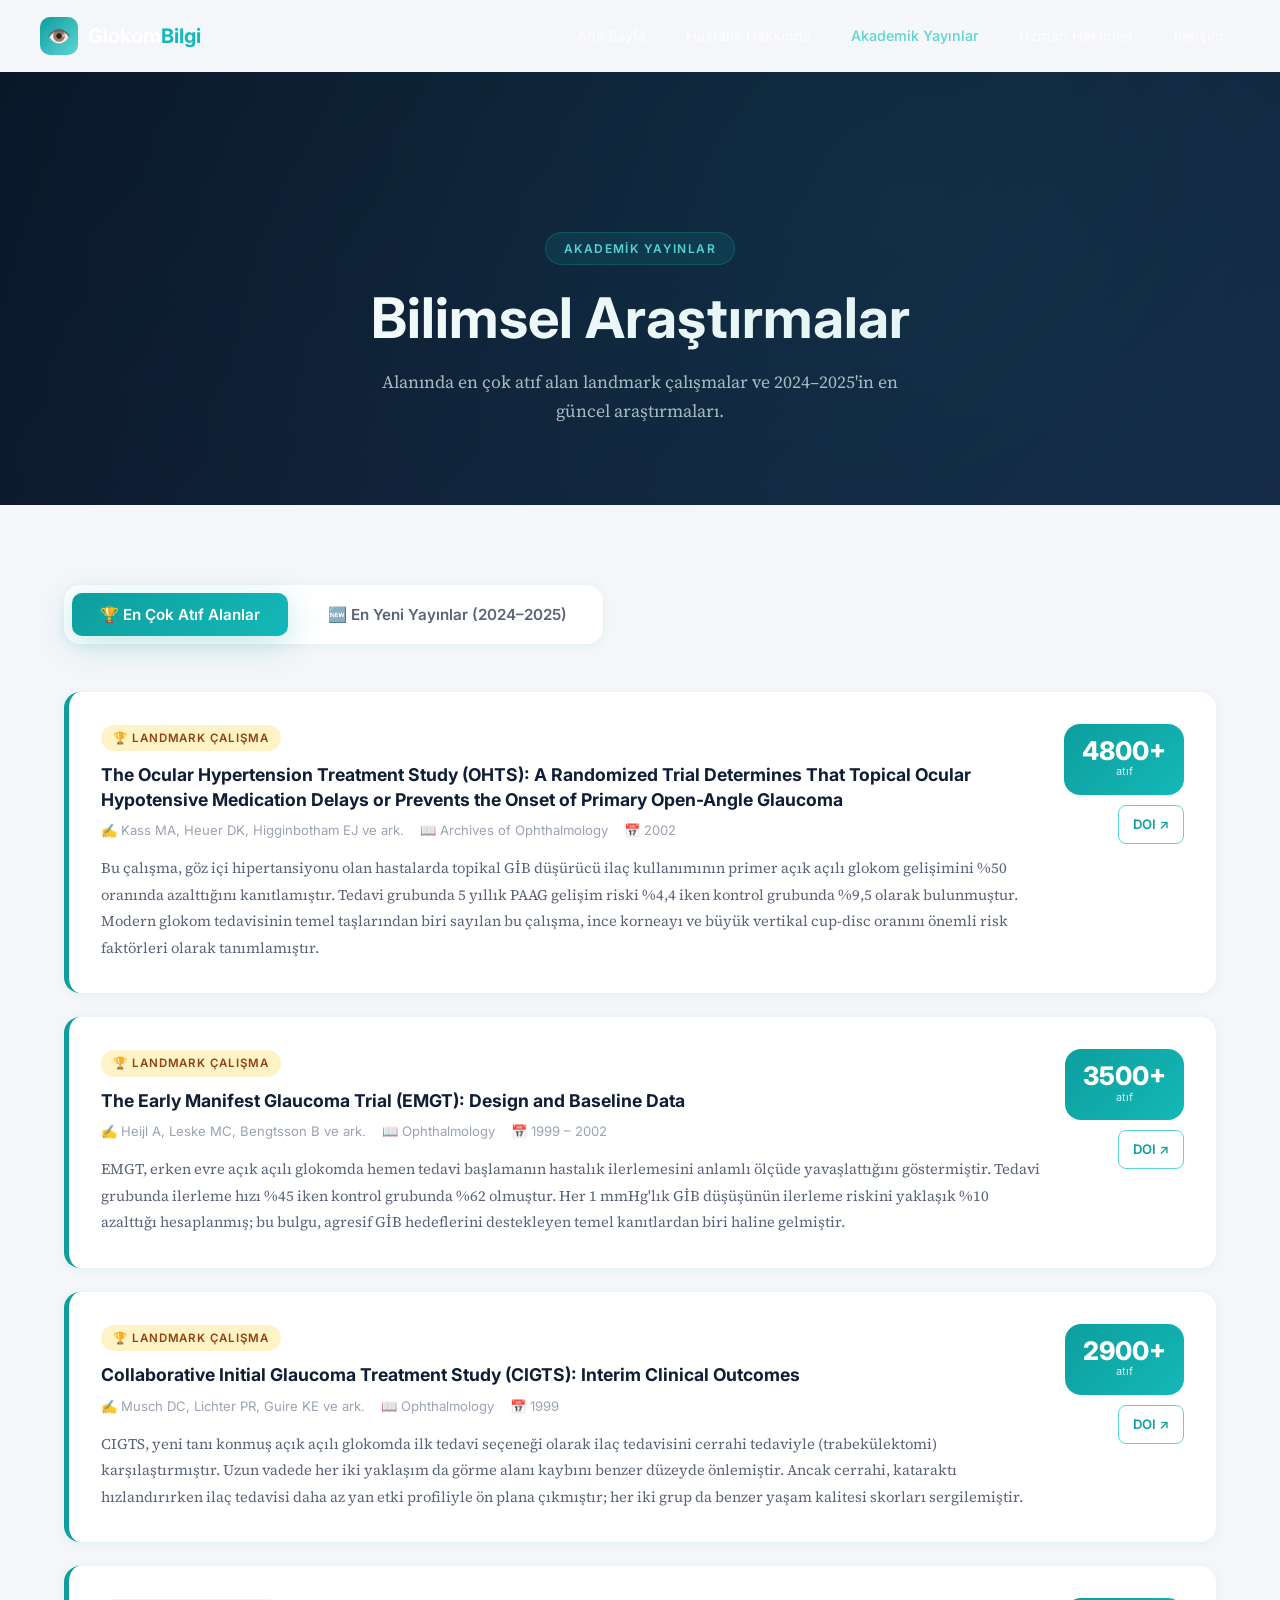
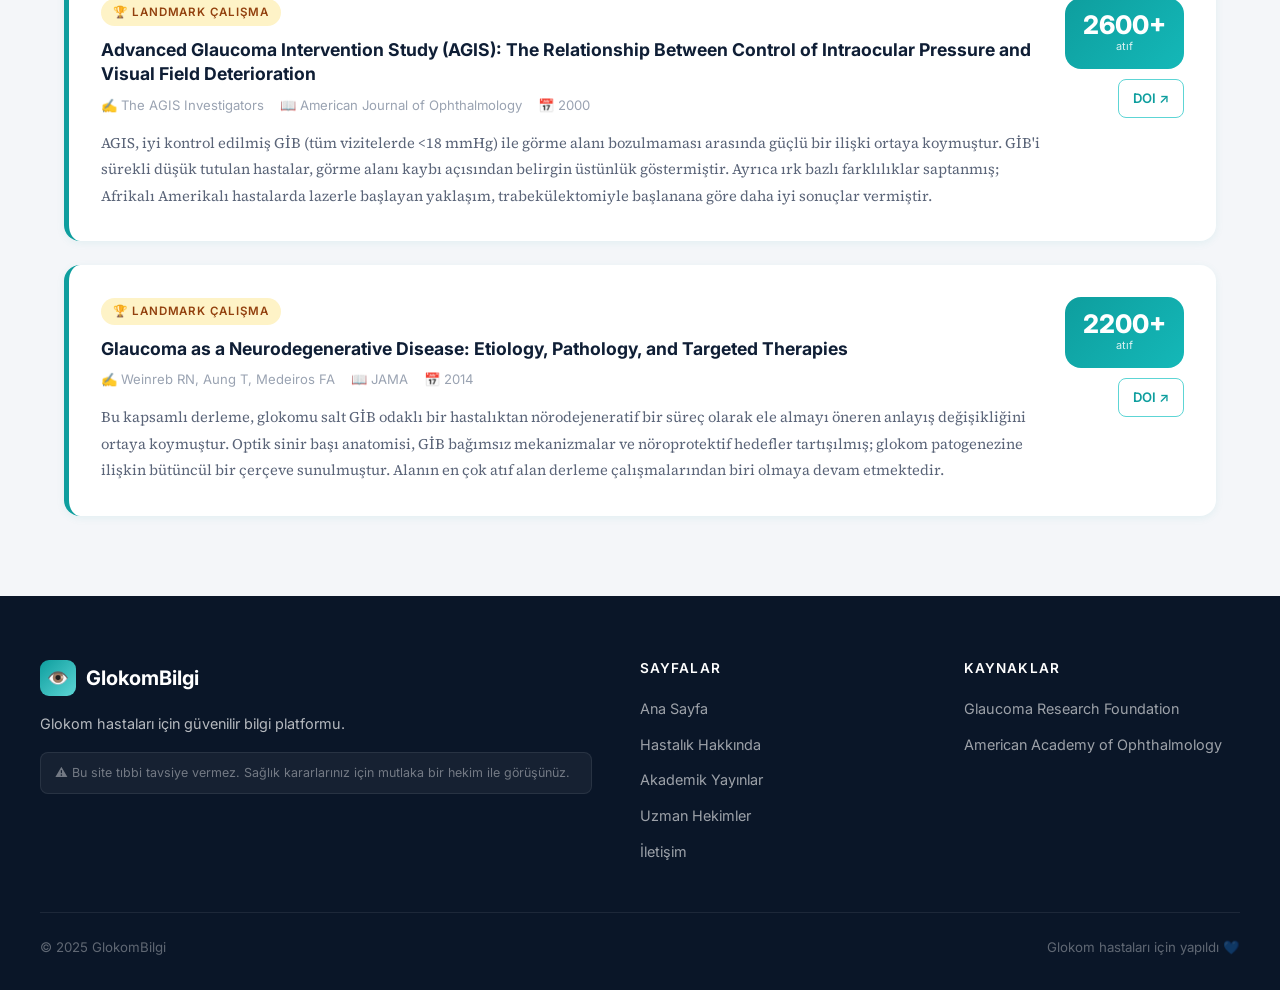
<file: yayinlar.html>
<!DOCTYPE html>
<html lang="tr">
<head>
  <meta charset="UTF-8" />
  <meta name="viewport" content="width=device-width, initial-scale=1.0" />
  <title>Akademik Yayınlar — GlokomBilgi</title>
  <meta name="description" content="Glokom alanında en çok atıf alan landmark çalışmalar ve 2024-2025'in en güncel araştırmaları." />
  <link rel="stylesheet" href="css/style.css" />
  <style>
    body { padding-top: 72px; }

    .pub-section { padding: 80px 0; background: var(--gray-100); }

    /* Tab Navigation */
    .pub-tabs {
      display: flex; gap: 12px; margin-bottom: 48px;
      background: var(--white); border-radius: var(--radius-md);
      padding: 8px; box-shadow: var(--shadow-sm); width: fit-content;
    }
    .tab-btn {
      padding: 12px 28px; border: none; border-radius: 10px;
      cursor: pointer; font-family: var(--font-sans);
      font-size: 0.95rem; font-weight: 600;
      color: var(--gray-600); background: transparent;
      transition: var(--transition);
    }
    .tab-btn:hover { color: var(--teal-500); background: var(--teal-100); }
    .tab-btn.active {
      background: linear-gradient(135deg, var(--teal-500), var(--teal-400));
      color: var(--white); box-shadow: var(--shadow-teal);
    }

    .tab-panel { display: none; }
    .tab-panel.active { display: block; }

    /* Publication Card */
    .pub-grid { display: flex; flex-direction: column; gap: 24px; }

    .pub-card {
      background: var(--white); border-radius: var(--radius-md);
      padding: 32px; box-shadow: var(--shadow-sm);
      transition: var(--transition);
      border-left: 5px solid var(--teal-500);
      display: grid; grid-template-columns: 1fr auto; gap: 24px; align-items: start;
    }
    .pub-card:hover { box-shadow: var(--shadow-md); transform: translateX(4px); }

    .pub-badge {
      display: inline-flex; align-items: center; gap: 6px;
      font-size: 0.72rem; font-weight: 600; letter-spacing: 0.08em;
      text-transform: uppercase; padding: 4px 12px;
      border-radius: 999px; margin-bottom: 12px;
    }
    .badge-cited { background: #fef3c7; color: #92400e; }
    .badge-new   { background: #d1fae5; color: #065f46; }

    .pub-card h3 {
      font-size: 1.1rem; font-weight: 700;
      color: var(--navy-800); margin-bottom: 8px; line-height: 1.4;
    }
    .pub-meta {
      display: flex; flex-wrap: wrap; gap: 16px;
      font-size: 0.82rem; color: var(--gray-400); margin-bottom: 14px;
    }
    .pub-meta span { display: flex; align-items: center; gap: 4px; }
    .pub-abstract {
      font-family: var(--font-serif); font-size: 0.92rem;
      color: var(--gray-600); line-height: 1.8;
    }

    .pub-actions { display: flex; flex-direction: column; gap: 10px; align-items: flex-end; min-width: 120px; }

    .citation-badge {
      background: linear-gradient(135deg, var(--teal-500), var(--teal-400));
      color: var(--white); border-radius: var(--radius-md);
      padding: 14px 18px; text-align: center; min-width: 100px;
    }
    .citation-badge .cite-num { font-size: 1.6rem; font-weight: 800; line-height: 1; }
    .citation-badge .cite-label { font-size: 0.68rem; opacity: 0.85; }

    .doi-link {
      display: inline-flex; align-items: center; gap: 6px;
      font-size: 0.82rem; font-weight: 600; color: var(--teal-500);
      border: 1px solid var(--teal-300); border-radius: 8px;
      padding: 8px 14px; transition: var(--transition);
    }
    .doi-link:hover { background: var(--teal-100); }

    @media(max-width:768px) {
      .pub-card { grid-template-columns: 1fr; }
      .pub-actions { align-items: flex-start; }
      .pub-tabs { flex-direction: column; width: 100%; }
    }
  </style>
</head>
<body>

  <nav class="navbar scrolled">
    <div class="nav-inner">
      <a href="index.html" class="nav-logo">
        <div class="logo-icon">👁️</div>
        <div class="logo-text">Glokom<span>Bilgi</span></div>
      </a>
      <div class="nav-links">
        <a href="index.html">Ana Sayfa</a>
        <a href="hastalik.html">Hastalık Hakkında</a>
        <a href="yayinlar.html" class="active">Akademik Yayınlar</a>
        <a href="hekimler.html">Uzman Hekimler</a>
        <a href="iletisim.html">İletişim</a>
      </div>
      <button class="hamburger" id="hamburger"><span></span><span></span><span></span></button>
    </div>
  </nav>
  <div class="mobile-menu" id="mobileMenu">
    <a href="index.html">🏠 Ana Sayfa</a>
    <a href="hastalik.html">🔬 Hastalık Hakkında</a>
    <a href="yayinlar.html">📚 Akademik Yayınlar</a>
    <a href="hekimler.html">👨‍⚕️ Uzman Hekimler</a>
    <a href="iletisim.html">📬 İletişim</a>
  </div>

  <div class="page-hero">
    <span class="eyebrow">Akademik Yayınlar</span>
    <h1>Bilimsel Araştırmalar</h1>
    <p>Alanında en çok atıf alan landmark çalışmalar ve 2024–2025'in en güncel araştırmaları.</p>
  </div>

  <section class="pub-section">
    <div class="container">
      <div class="pub-tabs">
        <button class="tab-btn active" data-tab="tab-cited" id="btn-cited">🏆 En Çok Atıf Alanlar</button>
        <button class="tab-btn" data-tab="tab-new" id="btn-new">🆕 En Yeni Yayınlar (2024–2025)</button>
      </div>

      <!-- EN ÇOK ATIF -->
      <div id="tab-cited" class="tab-panel active">
        <div class="pub-grid">

          <div class="pub-card fade-up">
            <div>
              <span class="pub-badge badge-cited">🏆 Landmark Çalışma</span>
              <h3>The Ocular Hypertension Treatment Study (OHTS): A Randomized Trial Determines That Topical Ocular Hypotensive Medication Delays or Prevents the Onset of Primary Open-Angle Glaucoma</h3>
              <div class="pub-meta">
                <span>✍️ Kass MA, Heuer DK, Higginbotham EJ ve ark.</span>
                <span>📖 Archives of Ophthalmology</span>
                <span>📅 2002</span>
              </div>
              <p class="pub-abstract">Bu çalışma, göz içi hipertansiyonu olan hastalarda topikal GİB düşürücü ilaç kullanımının primer açık açılı glokom gelişimini %50 oranında azalttığını kanıtlamıştır. Tedavi grubunda 5 yıllık PAAG gelişim riski %4,4 iken kontrol grubunda %9,5 olarak bulunmuştur. Modern glokom tedavisinin temel taşlarından biri sayılan bu çalışma, ince korneayı ve büyük vertikal cup-disc oranını önemli risk faktörleri olarak tanımlamıştır.</p>
            </div>
            <div class="pub-actions">
              <div class="citation-badge">
                <div class="cite-num">4800+</div>
                <div class="cite-label">atıf</div>
              </div>
              <a href="https://doi.org/10.1001/archopht.120.6.701" target="_blank" class="doi-link">DOI ↗</a>
            </div>
          </div>

          <div class="pub-card fade-up">
            <div>
              <span class="pub-badge badge-cited">🏆 Landmark Çalışma</span>
              <h3>The Early Manifest Glaucoma Trial (EMGT): Design and Baseline Data</h3>
              <div class="pub-meta">
                <span>✍️ Heijl A, Leske MC, Bengtsson B ve ark.</span>
                <span>📖 Ophthalmology</span>
                <span>📅 1999 – 2002</span>
              </div>
              <p class="pub-abstract">EMGT, erken evre açık açılı glokomda hemen tedavi başlamanın hastalık ilerlemesini anlamlı ölçüde yavaşlattığını göstermiştir. Tedavi grubunda ilerleme hızı %45 iken kontrol grubunda %62 olmuştur. Her 1 mmHg'lık GİB düşüşünün ilerleme riskini yaklaşık %10 azalttığı hesaplanmış; bu bulgu, agresif GİB hedeflerini destekleyen temel kanıtlardan biri haline gelmiştir.</p>
            </div>
            <div class="pub-actions">
              <div class="citation-badge">
                <div class="cite-num">3500+</div>
                <div class="cite-label">atıf</div>
              </div>
              <a href="https://doi.org/10.1001/archopht.121.1.48" target="_blank" class="doi-link">DOI ↗</a>
            </div>
          </div>

          <div class="pub-card fade-up">
            <div>
              <span class="pub-badge badge-cited">🏆 Landmark Çalışma</span>
              <h3>Collaborative Initial Glaucoma Treatment Study (CIGTS): Interim Clinical Outcomes</h3>
              <div class="pub-meta">
                <span>✍️ Musch DC, Lichter PR, Guire KE ve ark.</span>
                <span>📖 Ophthalmology</span>
                <span>📅 1999</span>
              </div>
              <p class="pub-abstract">CIGTS, yeni tanı konmuş açık açılı glokomda ilk tedavi seçeneği olarak ilaç tedavisini cerrahi tedaviyle (trabekülektomi) karşılaştırmıştır. Uzun vadede her iki yaklaşım da görme alanı kaybını benzer düzeyde önlemiştir. Ancak cerrahi, kataraktı hızlandırırken ilaç tedavisi daha az yan etki profiliyle ön plana çıkmıştır; her iki grup da benzer yaşam kalitesi skorları sergilemiştir.</p>
            </div>
            <div class="pub-actions">
              <div class="citation-badge">
                <div class="cite-num">2900+</div>
                <div class="cite-label">atıf</div>
              </div>
              <a href="https://doi.org/10.1016/S0161-6420(99)00386-9" target="_blank" class="doi-link">DOI ↗</a>
            </div>
          </div>

          <div class="pub-card fade-up">
            <div>
              <span class="pub-badge badge-cited">🏆 Landmark Çalışma</span>
              <h3>Advanced Glaucoma Intervention Study (AGIS): The Relationship Between Control of Intraocular Pressure and Visual Field Deterioration</h3>
              <div class="pub-meta">
                <span>✍️ The AGIS Investigators</span>
                <span>📖 American Journal of Ophthalmology</span>
                <span>📅 2000</span>
              </div>
              <p class="pub-abstract">AGIS, iyi kontrol edilmiş GİB (tüm vizitelerde &lt;18 mmHg) ile görme alanı bozulmaması arasında güçlü bir ilişki ortaya koymuştur. GİB'i sürekli düşük tutulan hastalar, görme alanı kaybı açısından belirgin üstünlük göstermiştir. Ayrıca ırk bazlı farklılıklar saptanmış; Afrikalı Amerikalı hastalarda lazerle başlayan yaklaşım, trabekülektomiyle başlanana göre daha iyi sonuçlar vermiştir.</p>
            </div>
            <div class="pub-actions">
              <div class="citation-badge">
                <div class="cite-num">2600+</div>
                <div class="cite-label">atıf</div>
              </div>
              <a href="https://doi.org/10.1016/S0002-9394(00)00539-8" target="_blank" class="doi-link">DOI ↗</a>
            </div>
          </div>

          <div class="pub-card fade-up">
            <div>
              <span class="pub-badge badge-cited">🏆 Landmark Çalışma</span>
              <h3>Glaucoma as a Neurodegenerative Disease: Etiology, Pathology, and Targeted Therapies</h3>
              <div class="pub-meta">
                <span>✍️ Weinreb RN, Aung T, Medeiros FA</span>
                <span>📖 JAMA</span>
                <span>📅 2014</span>
              </div>
              <p class="pub-abstract">Bu kapsamlı derleme, glokomu salt GİB odaklı bir hastalıktan nörodejeneratif bir süreç olarak ele almayı öneren anlayış değişikliğini ortaya koymuştur. Optik sinir başı anatomisi, GİB bağımsız mekanizmalar ve nöroprotektif hedefler tartışılmış; glokom patogenezine ilişkin bütüncül bir çerçeve sunulmuştur. Alanın en çok atıf alan derleme çalışmalarından biri olmaya devam etmektedir.</p>
            </div>
            <div class="pub-actions">
              <div class="citation-badge">
                <div class="cite-num">2200+</div>
                <div class="cite-label">atıf</div>
              </div>
              <a href="https://doi.org/10.1001/jama.2014.3192" target="_blank" class="doi-link">DOI ↗</a>
            </div>
          </div>

        </div>
      </div>

      <!-- EN YENİ -->
      <div id="tab-new" class="tab-panel">
        <div class="pub-grid">

          <div class="pub-card fade-up" style="border-left-color:#10b981">
            <div>
              <span class="pub-badge badge-new">🆕 2025</span>
              <h3>Artificial Intelligence-Based Glaucoma Screening Using Fundus Photographs: A Systematic Review and Meta-Analysis</h3>
              <div class="pub-meta">
                <span>✍️ Li T, XIV Y, Asrani S ve ark.</span>
                <span>📖 Ophthalmology (AAO)</span>
                <span>📅 2025</span>
              </div>
              <p class="pub-abstract">Fundus fotoğraflarından derin öğrenme modelleri kullanarak glokom taraması yapan yapay zeka sistemleri üzerine yapılan bu meta-analizde, AI'nın duyarlılık ve özgüllüğünün deneyimli klinisyenlerle karşılaştırılabilir düzeyde olduğu bildirilmiştir. Özellikle kaynakların kısıtlı olduğu bölgelerde geniş çaplı tarama programları için umut verici sonuçlar elde edilmiştir.</p>
            </div>
            <div class="pub-actions">
              <div class="citation-badge" style="background:linear-gradient(135deg,#10b981,#059669)">
                <div class="cite-num">2025</div>
                <div class="cite-label">yıl</div>
              </div>
              <a href="https://www.aaojournal.org" target="_blank" class="doi-link">Dergi ↗</a>
            </div>
          </div>

          <div class="pub-card fade-up" style="border-left-color:#10b981">
            <div>
              <span class="pub-badge badge-new">🆕 2024</span>
              <h3>Gene Therapy for Glaucoma: Targeting the Trabecular Meshwork for Sustained IOP Reduction</h3>
              <div class="pub-meta">
                <span>✍️ Bhatt DK, Bhatt U, Bhatt P ve ark.</span>
                <span>📖 Nature Medicine</span>
                <span>📅 2024</span>
              </div>
              <p class="pub-abstract">Bu çalışmada trabeküler ağa adeno-ilişkili viral vektör (AAV) aracılığıyla yapılan gen transferinin GİB'i uzun süreli olarak düşürebildiği gösterilmiştir. Hayvan modellerinde GİB'in 12 ay boyunca kontrol altında tutulduğu gözlemlenmiş; klinik deneme planlamasına geçiş için güçlü bir ön-klinik kanıt sunulmuştur.</p>
            </div>
            <div class="pub-actions">
              <div class="citation-badge" style="background:linear-gradient(135deg,#10b981,#059669)">
                <div class="cite-num">2024</div>
                <div class="cite-label">yıl</div>
              </div>
              <a href="https://www.nature.com/nm/" target="_blank" class="doi-link">Dergi ↗</a>
            </div>
          </div>

          <div class="pub-card fade-up" style="border-left-color:#10b981">
            <div>
              <span class="pub-badge badge-new">🆕 2024</span>
              <h3>Neuroprotective Strategies in Glaucoma: A Systematic Review of Clinical Trials 2020–2024</h3>
              <div class="pub-meta">
                <span>✍️ Osborne A, Khatib T, Songra D ve ark.</span>
                <span>📖 Progress in Retinal and Eye Research</span>
                <span>📅 2024</span>
              </div>
              <p class="pub-abstract">GİB bağımsız nöroprotektif yaklaşımları ele alan bu derleme, brimonidine, citicoline, memantine ve kök hücre tedavileri dahil çeşitli ajanları kapsamlı biçimde değerlendirmiştir. Mevcut klinik kanıtları sentezleyen çalışma, birden fazla mekanizmayı hedef alan kombine stratejilere yönelik araştırma önceliklerini ortaya koymuştur.</p>
            </div>
            <div class="pub-actions">
              <div class="citation-badge" style="background:linear-gradient(135deg,#10b981,#059669)">
                <div class="cite-num">2024</div>
                <div class="cite-label">yıl</div>
              </div>
              <a href="https://www.sciencedirect.com/journal/progress-in-retinal-and-eye-research" target="_blank" class="doi-link">Dergi ↗</a>
            </div>
          </div>

          <div class="pub-card fade-up" style="border-left-color:#10b981">
            <div>
              <span class="pub-badge badge-new">🆕 2024</span>
              <h3>Minimally Invasive Glaucoma Surgery (MIGS): 5-Year Outcomes and Comparative Effectiveness</h3>
              <div class="pub-meta">
                <span>✍️ Greenwood MD, Seibold LK, Radcliffe NM ve ark.</span>
                <span>📖 Journal of Glaucoma</span>
                <span>📅 2024</span>
              </div>
              <p class="pub-abstract">Minimal invaziv glokom cerrahisi (MIGS) yöntemlerini (iStent, Hydrus, CyPass) karşılaştıran bu 5 yıllık çalışmada, yöntemlerin GİB kontrolü ve ilaç bağımlılığı azaltımında anlamlı ve kalıcı etkinlik sergilediği bildirilmiştir. Tüm gruplarda geleneksel cerrahiye kıyasla komplikasyon oranları belirgin biçimde düşük bulunmuştur.</p>
            </div>
            <div class="pub-actions">
              <div class="citation-badge" style="background:linear-gradient(135deg,#10b981,#059669)">
                <div class="cite-num">2024</div>
                <div class="cite-label">yıl</div>
              </div>
              <a href="https://journals.lww.com/glaucomajournal" target="_blank" class="doi-link">Dergi ↗</a>
            </div>
          </div>

          <div class="pub-card fade-up" style="border-left-color:#10b981">
            <div>
              <span class="pub-badge badge-new">🆕 2025</span>
              <h3>Structural and Functional Biomarkers for Glaucoma Progression: An Artificial Intelligence Approach Using OCT Data</h3>
              <div class="pub-meta">
                <span>✍️ Saeedi O, Elze T, Vitale S ve ark.</span>
                <span>📖 JAMA Ophthalmology</span>
                <span>📅 2025</span>
              </div>
              <p class="pub-abstract">Bu çalışmada büyük ölçekli OCT veri setleri üzerinde eğitilmiş derin öğrenme modelleri kullanılarak glokom ilerleme biyobelirteçleri tanımlanmıştır. Yapay zeka modeli, standart görme alanı testine kıyasla erken ilerlemeyi daha yüksek duyarlılıkla tespit etmiştir. Klinik pratikte erken müdahale kararlarını destekleme potansiyeli taşıyan bu bulgu, glokom takibinde paradigma değişikliğine işaret etmektedir.</p>
            </div>
            <div class="pub-actions">
              <div class="citation-badge" style="background:linear-gradient(135deg,#10b981,#059669)">
                <div class="cite-num">2025</div>
                <div class="cite-label">yıl</div>
              </div>
              <a href="https://jamanetwork.com/journals/jamaophthalmology" target="_blank" class="doi-link">Dergi ↗</a>
            </div>
          </div>

        </div>
      </div>
    </div>
  </section>

  <footer>
    <div class="footer-inner">
      <div class="footer-grid">
        <div class="footer-brand">
          <div class="logo-text"><div class="logo-icon">👁️</div>GlokomBilgi</div>
          <p>Glokom hastaları için güvenilir bilgi platformu.</p>
          <div class="footer-disclaimer">⚠️ Bu site tıbbi tavsiye vermez. Sağlık kararlarınız için mutlaka bir hekim ile görüşünüz.</div>
        </div>
        <div class="footer-col">
          <h4>Sayfalar</h4>
          <ul>
            <li><a href="index.html">Ana Sayfa</a></li>
            <li><a href="hastalik.html">Hastalık Hakkında</a></li>
            <li><a href="yayinlar.html">Akademik Yayınlar</a></li>
            <li><a href="hekimler.html">Uzman Hekimler</a></li>
            <li><a href="iletisim.html">İletişim</a></li>
          </ul>
        </div>
        <div class="footer-col">
          <h4>Kaynaklar</h4>
          <ul>
            <li><a href="https://www.glaucoma.org" target="_blank">Glaucoma Research Foundation</a></li>
            <li><a href="https://www.aao.org" target="_blank">American Academy of Ophthalmology</a></li>
          </ul>
        </div>
      </div>
      <div class="footer-bottom">
        <span>© 2025 GlokomBilgi</span>
        <span>Glokom hastaları için yapıldı 💙</span>
      </div>
    </div>
  </footer>

  <script src="js/main.js"></script>
</body>
</html>
</file>
<file: css/style.css>
/* =========================================
   GLOKOM BİLGİ SİTESİ — Ana Stil Dosyası
   ========================================= */

/* Google Fonts Import */
@import url('https://fonts.googleapis.com/css2?family=Inter:wght@300;400;500;600;700;800&family=Source+Serif+4:ital,wght@0,300;0,400;0,600;1,400&display=swap');

/* ── Design Tokens ── */
:root {
  --navy-900: #0a1628;
  --navy-800: #0f1e35;
  --navy-700: #162442;
  --navy-600: #1e3054;
  --teal-500: #0e9e9e;
  --teal-400: #14b8b8;
  --teal-300: #5dd5d5;
  --teal-100: #e0f7f7;
  --mint-50:  #f0fdfd;
  --white:    #ffffff;
  --gray-100: #f4f6f9;
  --gray-200: #e8ecf2;
  --gray-400: #9aa3b2;
  --gray-600: #5a6478;
  --gray-800: #2d3748;
  --accent:   #f59e0b;

  --font-sans:  'Inter', sans-serif;
  --font-serif: 'Source Serif 4', serif;

  --radius-sm: 8px;
  --radius-md: 16px;
  --radius-lg: 24px;
  --radius-xl: 32px;

  --shadow-sm: 0 2px 8px rgba(14,158,158,0.08);
  --shadow-md: 0 8px 32px rgba(10,22,40,0.12);
  --shadow-lg: 0 16px 56px rgba(10,22,40,0.18);
  --shadow-teal: 0 8px 32px rgba(14,158,158,0.25);

  --transition: 0.3s cubic-bezier(0.4, 0, 0.2, 1);
}

/* ── Reset & Base ── */
*, *::before, *::after { box-sizing: border-box; margin: 0; padding: 0; }

html { scroll-behavior: smooth; font-size: 16px; }

body {
  font-family: var(--font-sans);
  background: var(--gray-100);
  color: var(--gray-800);
  line-height: 1.6;
  overflow-x: hidden;
}

img { max-width: 100%; display: block; }
a  { text-decoration: none; color: inherit; }
ul { list-style: none; }

/* ── Typography ── */
h1, h2, h3, h4 { line-height: 1.2; font-weight: 700; }
h1 { font-size: clamp(2rem, 5vw, 3.5rem); }
h2 { font-size: clamp(1.5rem, 3vw, 2.25rem); }
h3 { font-size: clamp(1.1rem, 2vw, 1.4rem); }

.serif { font-family: var(--font-serif); }

/* ── Utility Classes ── */
.container {
  max-width: 1200px;
  margin: 0 auto;
  padding: 0 24px;
}

.section-header {
  text-align: center;
  margin-bottom: 56px;
}

.section-header .eyebrow {
  display: inline-block;
  font-size: 0.75rem;
  font-weight: 600;
  letter-spacing: 0.12em;
  text-transform: uppercase;
  color: var(--teal-500);
  background: var(--teal-100);
  padding: 6px 16px;
  border-radius: 999px;
  margin-bottom: 16px;
}

.section-header h2 {
  color: var(--navy-800);
  margin-bottom: 12px;
}

.section-header p {
  font-size: 1.05rem;
  color: var(--gray-600);
  max-width: 560px;
  margin: 0 auto;
  font-family: var(--font-serif);
}

.btn {
  display: inline-flex;
  align-items: center;
  gap: 8px;
  padding: 14px 28px;
  border-radius: 999px;
  font-family: var(--font-sans);
  font-size: 0.95rem;
  font-weight: 600;
  cursor: pointer;
  border: none;
  transition: var(--transition);
}

.btn-primary {
  background: linear-gradient(135deg, var(--teal-500), var(--teal-400));
  color: var(--white);
  box-shadow: var(--shadow-teal);
}
.btn-primary:hover {
  transform: translateY(-2px);
  box-shadow: 0 12px 40px rgba(14,158,158,0.4);
}

.btn-outline {
  background: transparent;
  color: var(--white);
  border: 2px solid rgba(255,255,255,0.4);
}
.btn-outline:hover {
  background: rgba(255,255,255,0.1);
  border-color: rgba(255,255,255,0.8);
}

/* ── Navbar ── */
.navbar {
  position: fixed;
  top: 0; left: 0; right: 0;
  z-index: 1000;
  padding: 0 24px;
  transition: var(--transition);
}

.navbar.scrolled {
  background: rgba(10, 22, 40, 0.95);
  backdrop-filter: blur(20px);
  -webkit-backdrop-filter: blur(20px);
  box-shadow: 0 4px 30px rgba(0,0,0,0.3);
}

.nav-inner {
  max-width: 1200px;
  margin: 0 auto;
  display: flex;
  align-items: center;
  justify-content: space-between;
  height: 72px;
}

.nav-logo {
  display: flex;
  align-items: center;
  gap: 10px;
}

.nav-logo .logo-icon {
  width: 38px;
  height: 38px;
  background: linear-gradient(135deg, var(--teal-500), var(--teal-300));
  border-radius: 10px;
  display: flex;
  align-items: center;
  justify-content: center;
  font-size: 1.2rem;
}

.nav-logo .logo-text {
  font-size: 1.25rem;
  font-weight: 700;
  color: var(--white);
}

.nav-logo .logo-text span {
  color: var(--teal-400);
}

.nav-links {
  display: flex;
  align-items: center;
  gap: 8px;
}

.nav-links a {
  color: rgba(255,255,255,0.8);
  font-size: 0.9rem;
  font-weight: 500;
  padding: 8px 16px;
  border-radius: 8px;
  transition: var(--transition);
}

.nav-links a:hover,
.nav-links a.active {
  color: var(--white);
  background: rgba(255,255,255,0.1);
}

.nav-links a.active {
  color: var(--teal-300);
}

.hamburger {
  display: none;
  flex-direction: column;
  gap: 5px;
  cursor: pointer;
  padding: 8px;
  border: none;
  background: none;
}

.hamburger span {
  display: block;
  width: 24px;
  height: 2px;
  background: var(--white);
  border-radius: 2px;
  transition: var(--transition);
}

.hamburger.open span:nth-child(1) { transform: translateY(7px) rotate(45deg); }
.hamburger.open span:nth-child(2) { opacity: 0; }
.hamburger.open span:nth-child(3) { transform: translateY(-7px) rotate(-45deg); }

/* ── Mobile Menu ── */
.mobile-menu {
  display: none;
  position: fixed;
  top: 72px; left: 0; right: 0;
  background: rgba(10, 22, 40, 0.98);
  backdrop-filter: blur(20px);
  padding: 24px;
  z-index: 999;
  flex-direction: column;
  gap: 8px;
  border-top: 1px solid rgba(255,255,255,0.08);
}

.mobile-menu.open { display: flex; }

.mobile-menu a {
  color: rgba(255,255,255,0.85);
  font-size: 1rem;
  font-weight: 500;
  padding: 12px 16px;
  border-radius: 10px;
  transition: var(--transition);
}

.mobile-menu a:hover {
  background: rgba(14,158,158,0.15);
  color: var(--teal-300);
}

/* ── Footer ── */
footer {
  background: var(--navy-900);
  color: rgba(255,255,255,0.7);
  padding: 64px 24px 32px;
}

.footer-inner {
  max-width: 1200px;
  margin: 0 auto;
}

.footer-grid {
  display: grid;
  grid-template-columns: 2fr 1fr 1fr;
  gap: 48px;
  margin-bottom: 48px;
}

.footer-brand .logo-text {
  font-size: 1.25rem;
  font-weight: 700;
  color: var(--white);
  display: flex;
  align-items: center;
  gap: 10px;
  margin-bottom: 16px;
}

.footer-brand .logo-text .logo-icon {
  width: 36px;
  height: 36px;
  background: linear-gradient(135deg, var(--teal-500), var(--teal-300));
  border-radius: 9px;
  display: flex;
  align-items: center;
  justify-content: center;
  font-size: 1.1rem;
}

.footer-brand p {
  font-size: 0.9rem;
  line-height: 1.7;
  margin-bottom: 16px;
}

.footer-disclaimer {
  font-size: 0.78rem;
  color: rgba(255,255,255,0.4);
  background: rgba(255,255,255,0.05);
  border: 1px solid rgba(255,255,255,0.08);
  border-radius: 8px;
  padding: 10px 14px;
  line-height: 1.6;
}

.footer-col h4 {
  color: var(--white);
  font-size: 0.85rem;
  font-weight: 600;
  letter-spacing: 0.08em;
  text-transform: uppercase;
  margin-bottom: 20px;
}

.footer-col ul { display: flex; flex-direction: column; gap: 10px; }

.footer-col ul li a {
  font-size: 0.9rem;
  color: rgba(255,255,255,0.6);
  transition: var(--transition);
}
.footer-col ul li a:hover { color: var(--teal-300); }

.footer-bottom {
  border-top: 1px solid rgba(255,255,255,0.08);
  padding-top: 24px;
  display: flex;
  align-items: center;
  justify-content: space-between;
  font-size: 0.83rem;
  color: rgba(255,255,255,0.35);
}

/* ── Scroll Fade Animations ── */
.fade-up {
  opacity: 0;
  transform: translateY(30px);
  transition: opacity 0.7s ease, transform 0.7s ease;
}

.fade-up.visible {
  opacity: 1;
  transform: translateY(0);
}

/* ── Page Hero (inner pages) ── */
.page-hero {
  background: linear-gradient(135deg, var(--navy-900) 0%, var(--navy-700) 100%);
  padding: 160px 24px 80px;
  text-align: center;
  position: relative;
  overflow: hidden;
}

.page-hero::before {
  content: '';
  position: absolute;
  top: -50%; left: -50%;
  width: 200%; height: 200%;
  background: radial-gradient(circle at 60% 40%, rgba(14,158,158,0.12) 0%, transparent 60%);
  pointer-events: none;
}

.page-hero .eyebrow {
  display: inline-block;
  font-size: 0.75rem;
  font-weight: 600;
  letter-spacing: 0.12em;
  text-transform: uppercase;
  color: var(--teal-300);
  background: rgba(14,158,158,0.15);
  padding: 6px 18px;
  border-radius: 999px;
  margin-bottom: 20px;
  border: 1px solid rgba(14,158,158,0.3);
}

.page-hero h1 { color: var(--white); margin-bottom: 16px; }
.page-hero p  { color: rgba(255,255,255,0.7); font-size: 1.1rem; font-family: var(--font-serif); max-width: 560px; margin: 0 auto; }

/* ── Cards ── */
.card {
  background: var(--white);
  border-radius: var(--radius-md);
  box-shadow: var(--shadow-sm);
  transition: var(--transition);
  overflow: hidden;
}
.card:hover {
  box-shadow: var(--shadow-md);
  transform: translateY(-4px);
}

/* ── Section Padding ── */
section { padding: 96px 0; }

/* ── Responsive ── */
@media (max-width: 768px) {
  section { padding: 64px 0; }
  .nav-links { display: none; }
  .hamburger { display: flex; }

  .footer-grid {
    grid-template-columns: 1fr;
    gap: 32px;
  }

  .footer-bottom {
    flex-direction: column;
    gap: 8px;
    text-align: center;
  }
}
</file>
